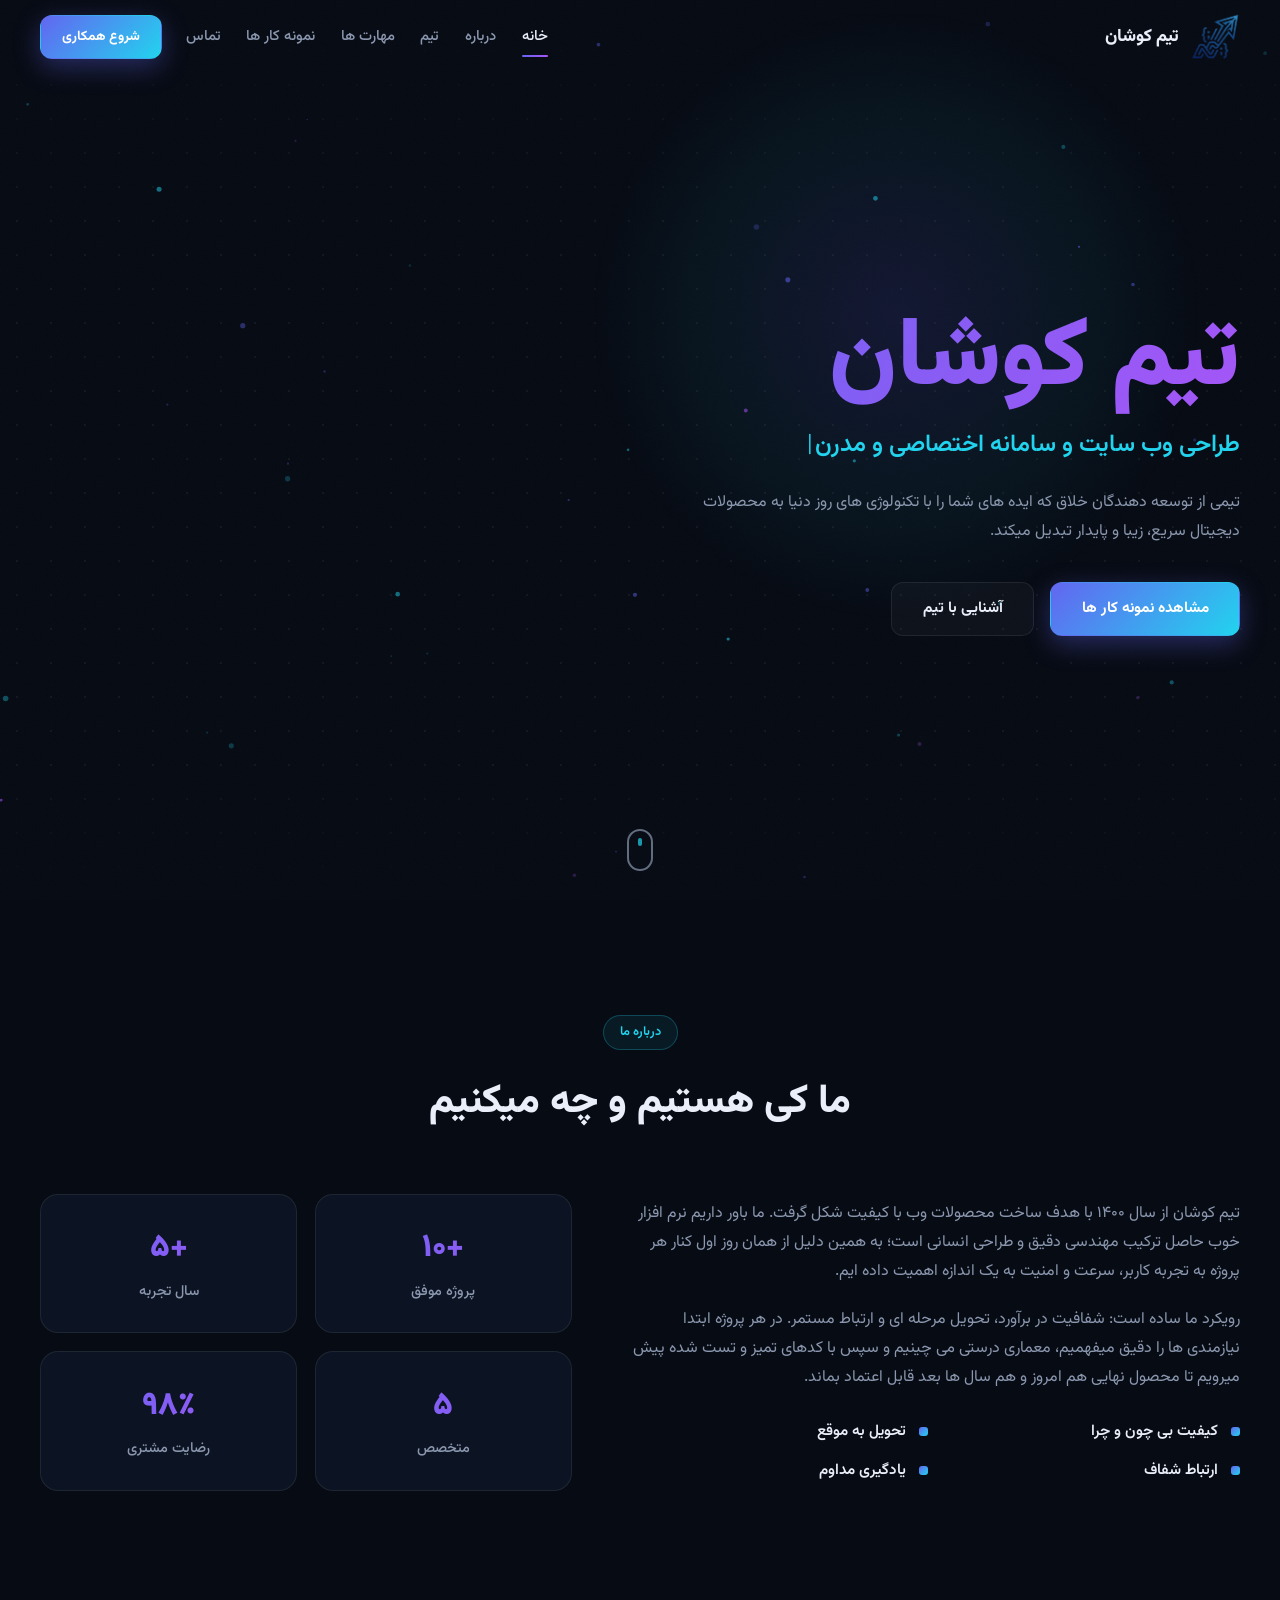
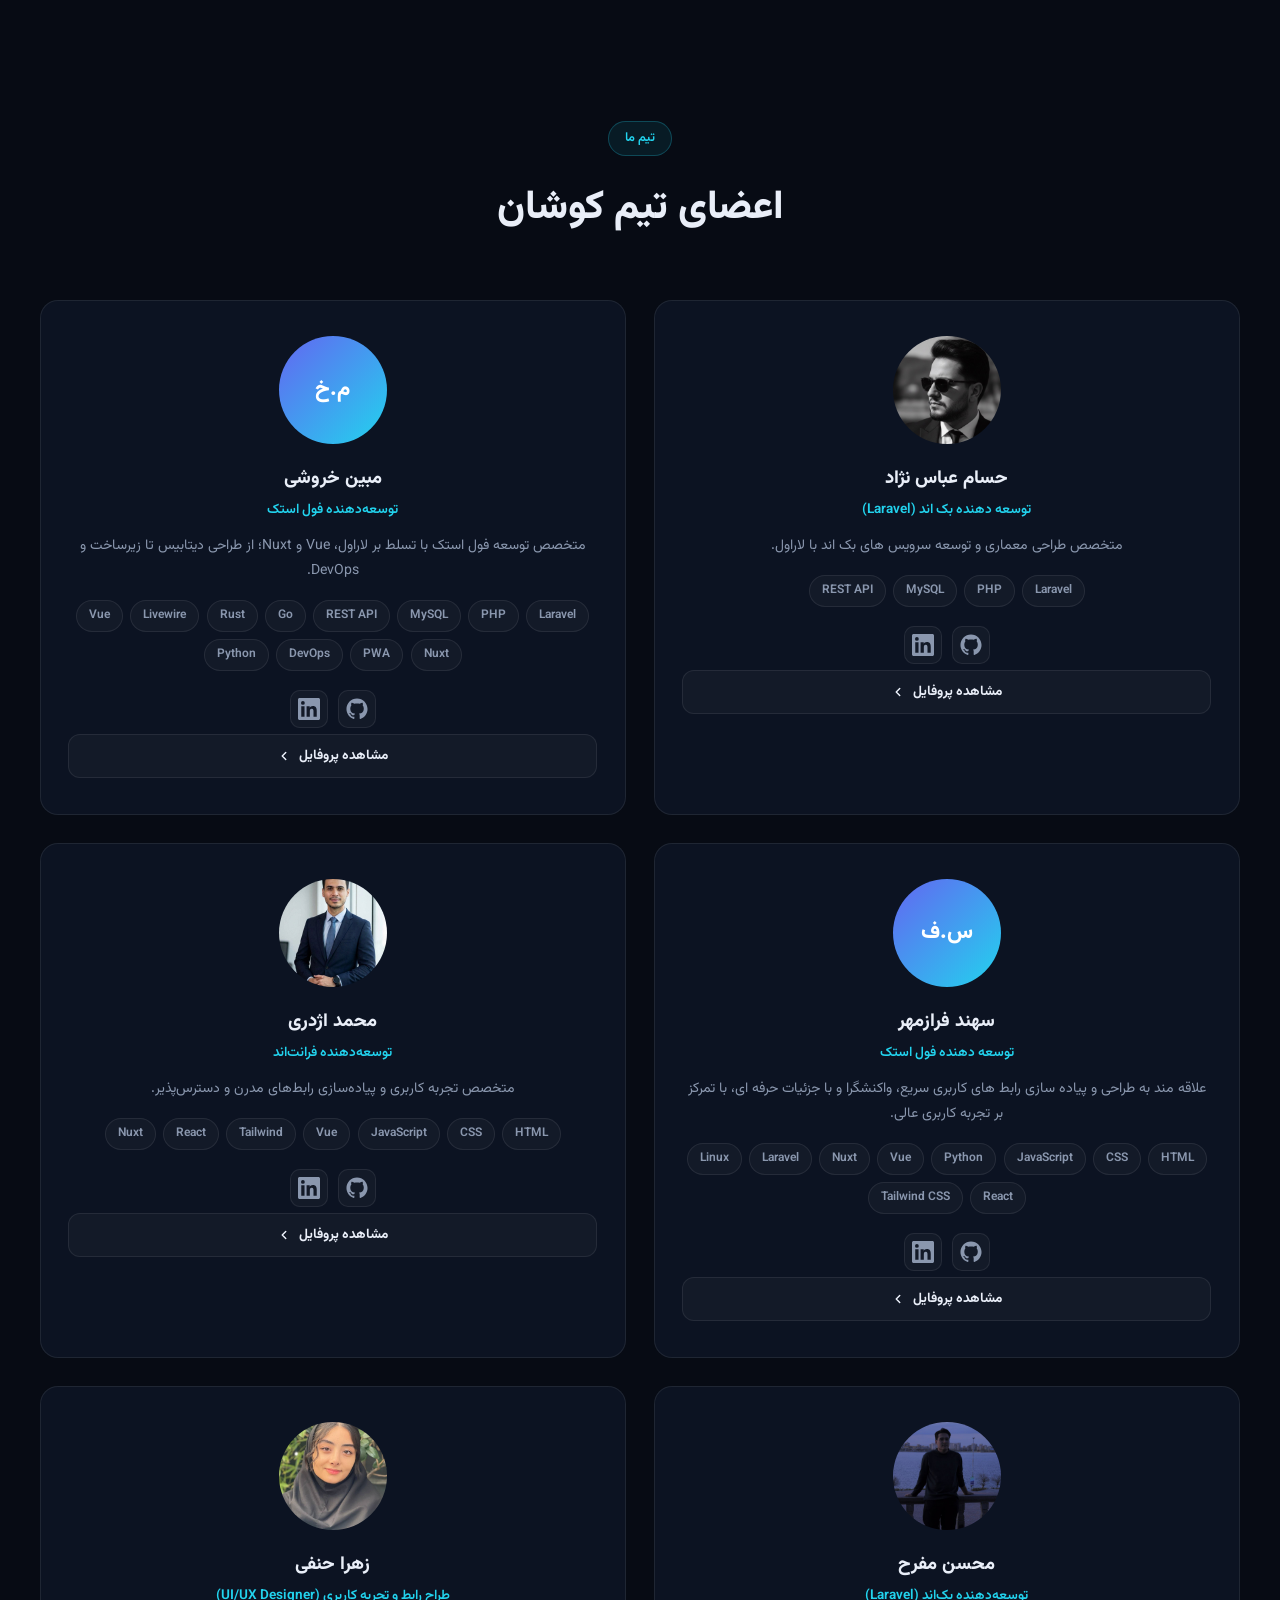
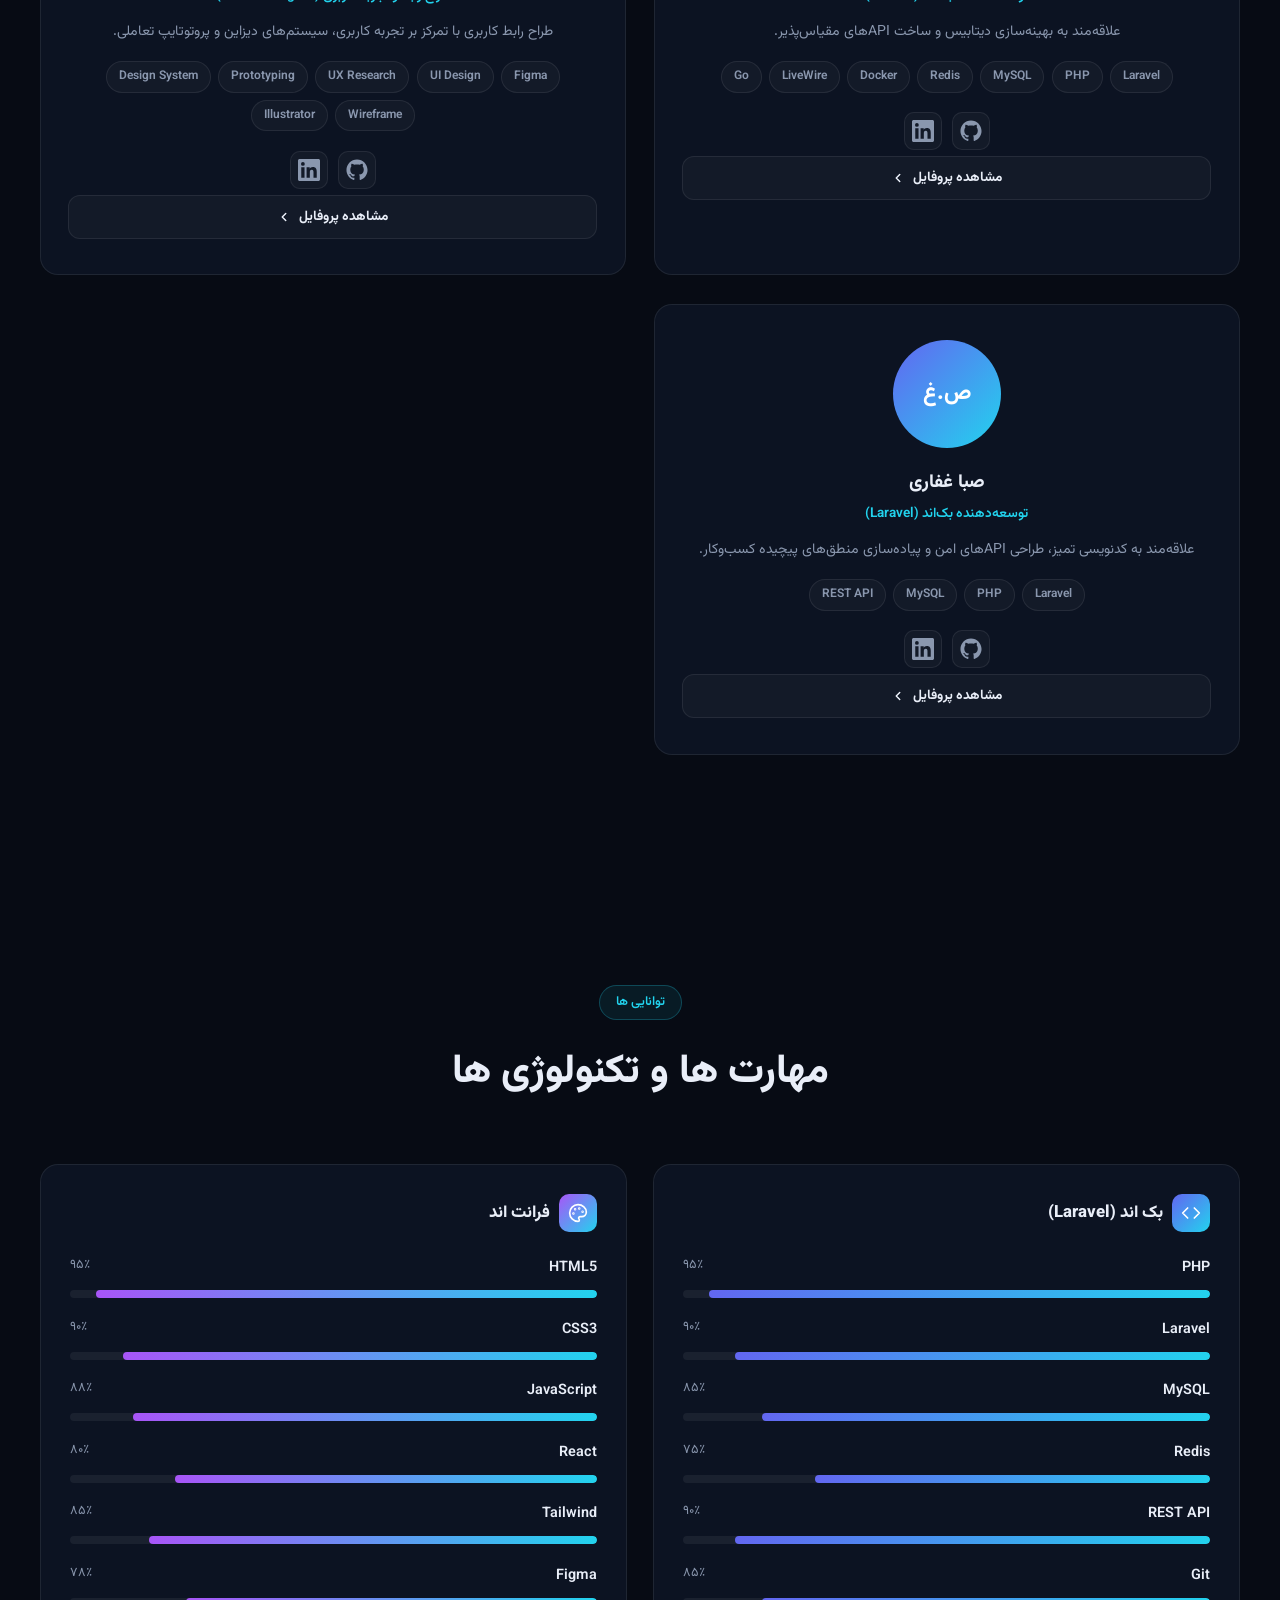
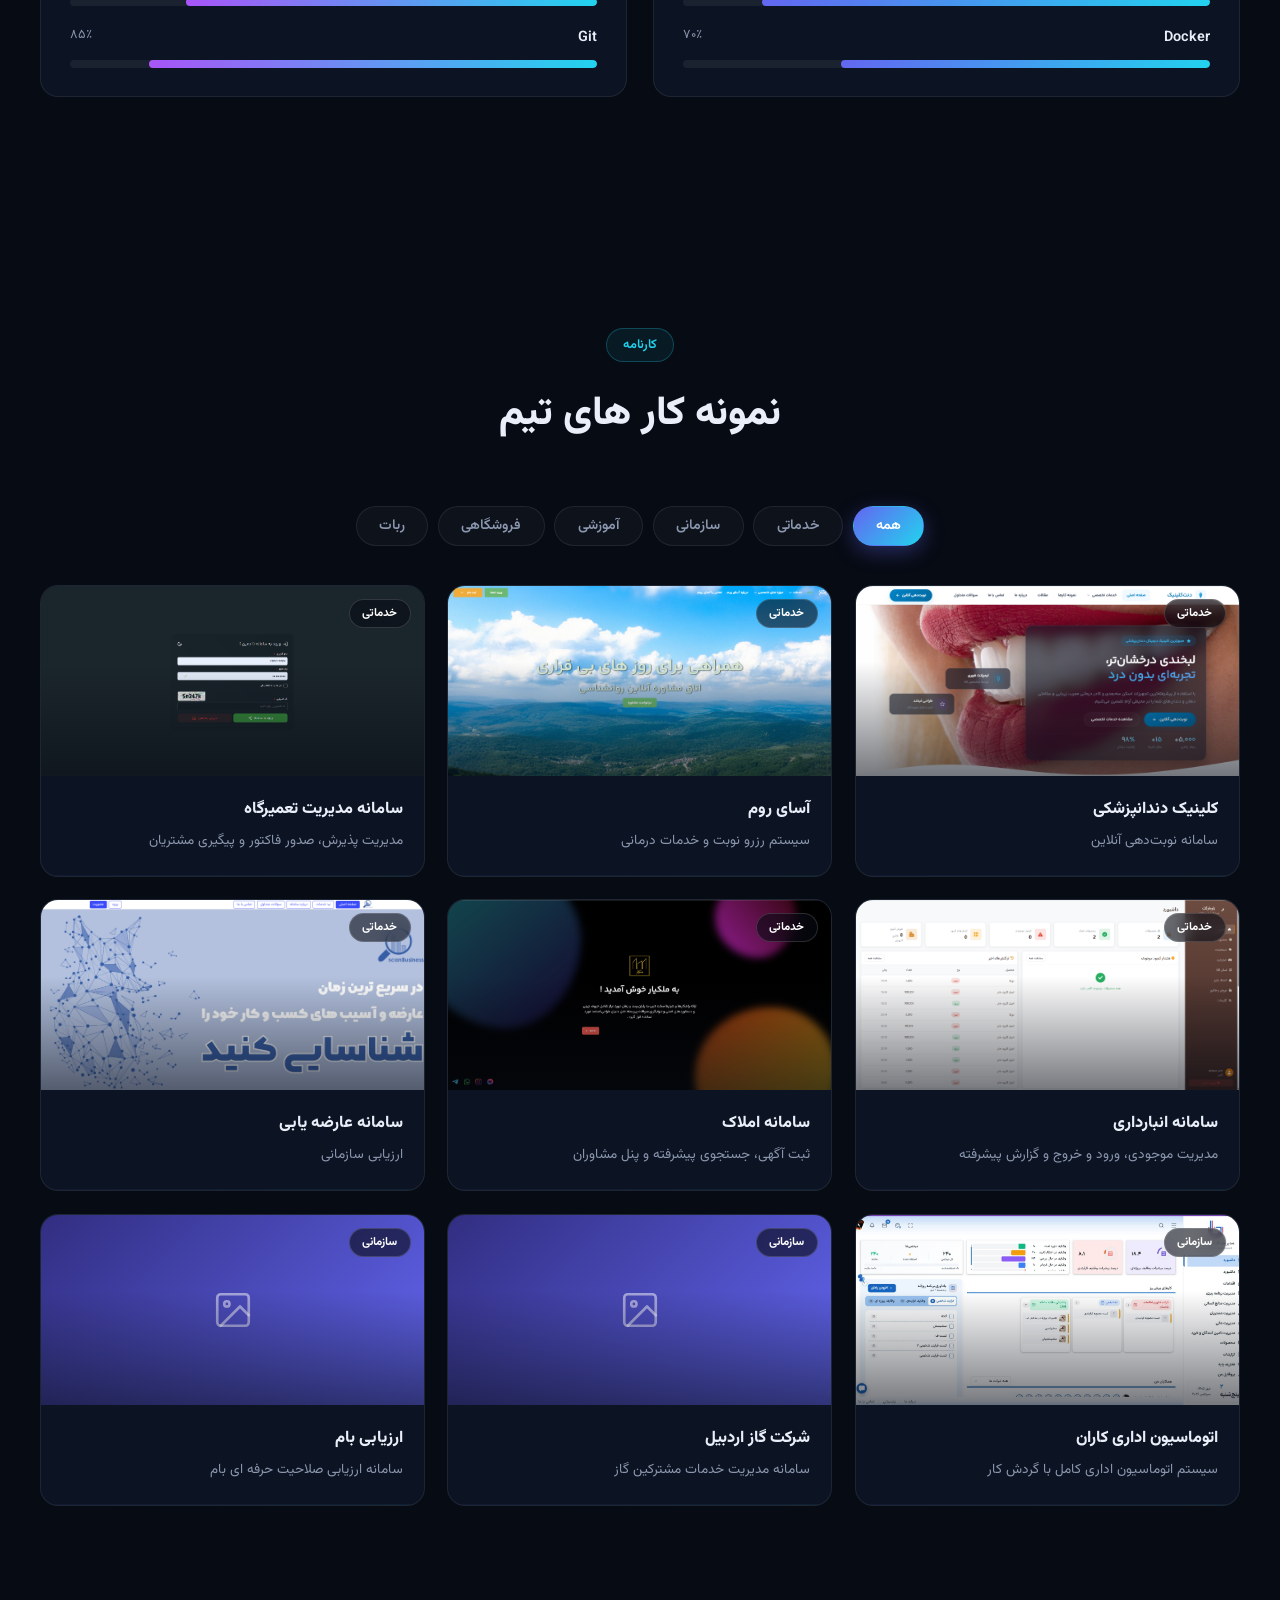
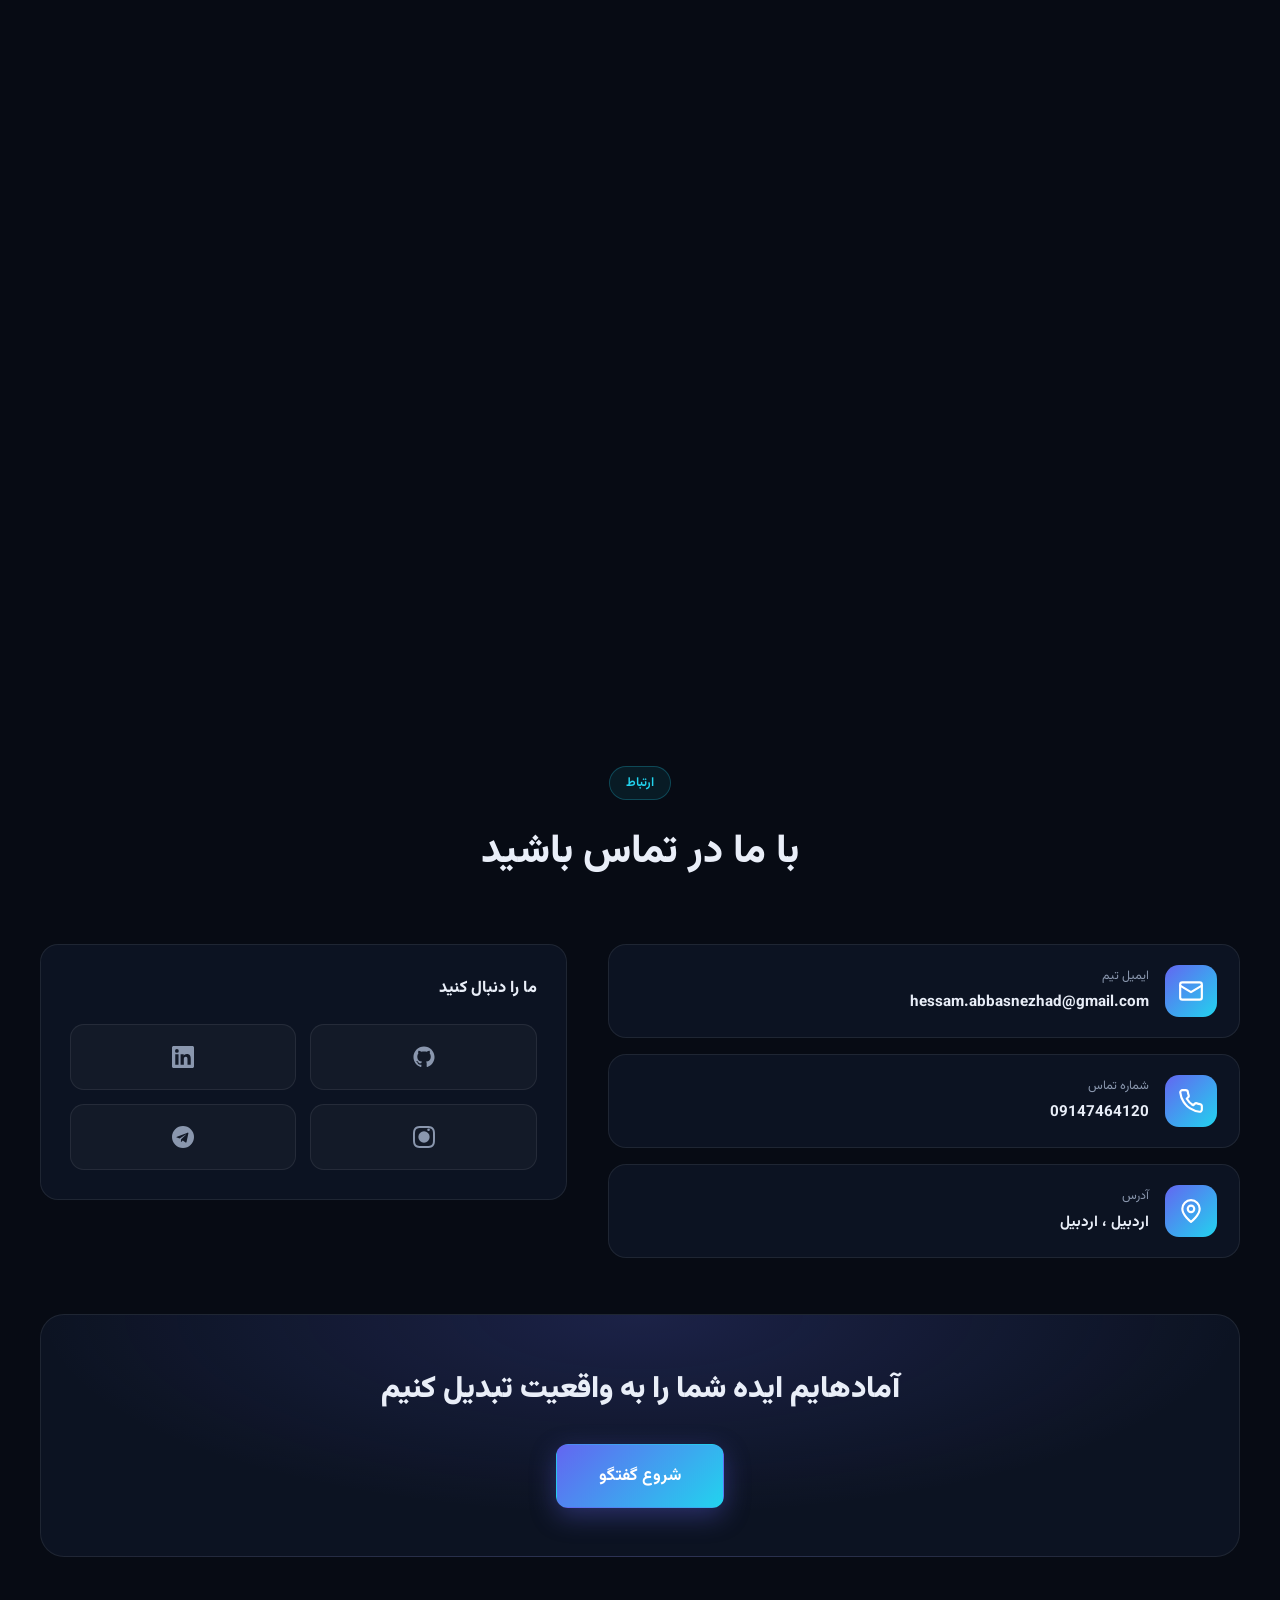
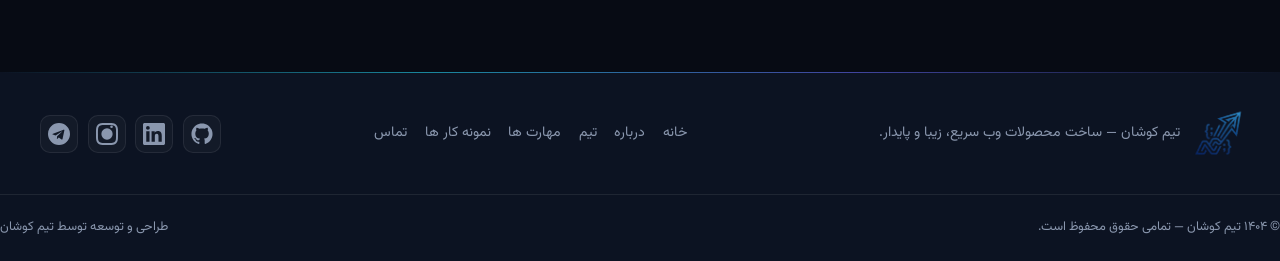
<file: index.html>
<!DOCTYPE html>
<html lang="fa" dir="rtl">
<head>
  <meta charset="UTF-8" />
  <meta name="viewport" content="width=device-width, initial-scale=1.0" />
  <meta name="description" content="تیم کوشان — طراحی و توسعه وب با لاراول و فرانت اند مدرن" />
  <title>تیم کوشان | طراحی و توسعه وب</title>
  <link rel="preconnect" href="https://fonts.googleapis.com" />
  <link rel="preconnect" href="https://fonts.gstatic.com" crossorigin />
  <link href="https://fonts.googleapis.com/css2?family=Vazirmatn:wght@300;400;500;600;700;800;900&display=swap" rel="stylesheet" />
  <link rel="stylesheet" href="style.css" />
</head>
<body>

  <div class="bg-grid" aria-hidden="true"></div>
  <div class="bg-noise" aria-hidden="true"></div>
  <div class="bg-glow" id="bgGlow" aria-hidden="true"></div>

  <header class="navbar" id="navbar">
    <div class="container navbar-inner">
      <a href="#home" class="nav-brand" aria-label="تیم کوشان — خانه">
        <div class="logo-placeholder">
          <img src="image/logo.png" alt="" class="logo">
        </div>
        <span class="nav-brand-name">تیم کوشان</span>
      </a>

      <nav class="nav-links" id="navLinks" aria-label="منوی اصلی">
        <a href="#home" class="nav-link active" data-section="home">خانه</a>
        <a href="#about" class="nav-link" data-section="about">درباره</a>
        <a href="#team" class="nav-link" data-section="team">تیم</a>
        <a href="#skills" class="nav-link" data-section="skills">مهارت ها</a>
        <a href="#portfolio" class="nav-link" data-section="portfolio">نمونه کار ها</a>
        <a href="#contact" class="nav-link" data-section="contact">تماس</a>
      </nav>

      <a href="#contact" class="btn btn-sm btn-primary nav-cta">شروع همکاری</a>

      <button class="hamburger" id="hamburger" aria-label="باز و بسته کردن منو" aria-expanded="false" aria-controls="navLinks">
        <span></span><span></span><span></span>
      </button>
    </div>
  </header>

  <main>
    <!-- ═══ 1) بخش خانه (Hero) ═══ -->
    <section id="home" class="hero section">
      <canvas id="particles" class="hero-particles" aria-hidden="true"></canvas>
      <div class="container hero-inner">
        <div class="hero-content">
          <h1 class="hero-title gradient-text-anim">تیم کوشان</h1>
          <h2 class="hero-subtitle">
            <span id="typedText" aria-label="طراحی وب سایت و سامانه اختصاصی و مدرن"></span><span class="type-cursor">|</span>
          </h2>
          <p class="hero-desc reveal">
            تیمی از توسعه دهندگان خلاق که ایده های شما را با تکنولوژی های روز دنیا
            به محصولات دیجیتال سریع، زیبا و پایدار تبدیل میکند.
          </p>
          <div class="hero-actions reveal">
            <a href="#portfolio" class="btn btn-primary">مشاهده نمونه کار ها</a>
            <a href="#team" class="btn btn-outline">آشنایی با تیم</a>
          </div>
        </div>
      </div>
      <a href="#about" class="scroll-indicator" aria-label="اسکرول به پایین">
        <span class="scroll-mouse"><span class="scroll-wheel"></span></span>
      </a>
    </section>

    <!-- ═══ 2) بخش درباره ═══ -->
    <section id="about" class="section about">
      <div class="container">
        <div class="section-head reveal">
          <span class="section-tag">درباره ما</span>
          <h2 class="section-title">ما کی هستیم و چه میکنیم</h2>
        </div>
        <div class="about-grid">
          <div class="about-text reveal">
            <p>
             تیم کوشان از سال ۱۴۰۰ با هدف ساخت محصولات وب با کیفیت شکل گرفت.
              ما باور داریم نرم افزار خوب حاصل ترکیب مهندسی دقیق و طراحی انسانی است؛
              به همین دلیل از همان روز اول کنار هر پروژه به تجربه کاربر، سرعت و امنیت به یک اندازه اهمیت داده ایم.
            </p>
            <p>
               رویکرد ما ساده است: شفافیت در برآورد، تحویل مرحله ای و ارتباط مستمر.
              در هر پروژه ابتدا نیازمندی ها را دقیق میفهمیم، معماری درستی می چینیم و سپس با
              کدهای تمیز و تست شده پیش میرویم تا محصول نهایی هم امروز و هم سال ها بعد قابل اعتماد بماند.
            </p>
            <ul class="about-values">
              <li>کیفیت بی چون و چرا</li>
              <li>تحویل به موقع</li>
              <li>ارتباط شفاف</li>
              <li>یادگیری مداوم</li>
            </ul>
          </div>
          <!-- ستون آمار با شمارنده -->
          <div class="stats-grid">
            <div class="stat-card reveal">
              <span class="stat-number" data-count="10" data-prefix="+">۰</span>
              <span class="stat-label">پروژه موفق</span>
            </div>
            <div class="stat-card reveal">
              <span class="stat-number" data-count="5" data-prefix="+">۰</span>
              <span class="stat-label">سال تجربه</span>
            </div>
            <div class="stat-card reveal">
              <span class="stat-number" data-count="5">۰</span>
              <span class="stat-label">متخصص</span>
            </div>
            <div class="stat-card reveal">
              <span class="stat-number" data-count="98" data-suffix="٪">۰</span>
              <span class="stat-label">رضایت مشتری</span>
            </div>
          </div>
        </div>
      </div>
    </section>

    <!-- ═══ 3) بخش تیم ═══ -->
    <section id="team" class="section team">
      <div class="container">
        <div class="section-head reveal">
          <span class="section-tag">تیم ما</span>
          <h2 class="section-title">اعضای تیم کوشان</h2>
        </div>
        <div class="team-grid" id="teamGrid"></div>
      </div>
    </section>

    <!-- ═══ 4) بخش مهارتها ═══ -->
    <section id="skills" class="section skills">
      <div class="container">
        <div class="section-head reveal">
          <span class="section-tag">توانایی ها</span>
          <h2 class="section-title">مهارت ها و تکنولوژی ها</h2>
        </div>
        <div class="skills-grid">
          <!-- ستون بکاند -->
          <div class="skill-column reveal" data-skill-group="backend">
            <h3 class="skill-column-title">
              <span class="skill-column-icon"><svg viewBox="0 0 24 24" width="20" height="20" fill="none" stroke="currentColor" stroke-width="2" stroke-linecap="round" stroke-linejoin="round" aria-hidden="true"><path d="m16 18 6-6-6-6M8 6l-6 6 6 6"/></svg></span>
              بک اند (Laravel)
            </h3>
            <!-- هر مهارت: data-percent درصد نهایی نوار -->
            <div class="skill-item">
              <span class="skill-name">PHP</span><span class="skill-percent">۹۵٪</span>
              <div class="skill-bar"><div class="skill-bar-fill" data-percent="95"></div></div>
            </div>
            <div class="skill-item">
              <span class="skill-name">Laravel</span><span class="skill-percent">۹۰٪</span>
              <div class="skill-bar"><div class="skill-bar-fill" data-percent="90"></div></div>
            </div>
            <div class="skill-item">
              <span class="skill-name">MySQL</span><span class="skill-percent">۸۵٪</span>
              <div class="skill-bar"><div class="skill-bar-fill" data-percent="85"></div></div>
            </div>
            <div class="skill-item">
              <span class="skill-name">Redis</span><span class="skill-percent">۷۵٪</span>
              <div class="skill-bar"><div class="skill-bar-fill" data-percent="75"></div></div>
            </div>
            <div class="skill-item">
              <span class="skill-name">REST API</span><span class="skill-percent">۹۰٪</span>
              <div class="skill-bar"><div class="skill-bar-fill" data-percent="90"></div></div>
            </div>
            <div class="skill-item">
              <span class="skill-name">Git</span><span class="skill-percent">۸۵٪</span>
              <div class="skill-bar"><div class="skill-bar-fill" data-percent="85"></div></div>
            </div>
            <div class="skill-item">
              <span class="skill-name">Docker</span><span class="skill-percent">۷۰٪</span>
              <div class="skill-bar"><div class="skill-bar-fill" data-percent="70"></div></div>
            </div>
          </div>
          <!-- ستون فرانتاند -->
          <div class="skill-column reveal" data-skill-group="frontend">
            <h3 class="skill-column-title">
              <span class="skill-column-icon"><svg viewBox="0 0 24 24" width="20" height="20" fill="none" stroke="currentColor" stroke-width="2" stroke-linecap="round" stroke-linejoin="round" aria-hidden="true"><circle cx="13.5" cy="6.5" r=".5"/><circle cx="17.5" cy="10.5" r=".5"/><circle cx="8.5" cy="7.5" r=".5"/><circle cx="6.5" cy="12.5" r=".5"/><path d="M12 2C6.5 2 2 6.5 2 12s4.5 10 10 10c.926 0 1.648-.746 1.648-1.688 0-.437-.18-.835-.437-1.125-.29-.289-.438-.652-.438-1.125a1.64 1.64 0 0 1 1.668-1.668h1.996c3.051 0 5.555-2.503 5.555-5.554C21.965 6.012 17.461 2 12 2z"/></svg></span>
              فرانت اند
            </h3>
            <div class="skill-item">
              <span class="skill-name">HTML5</span><span class="skill-percent">۹۵٪</span>
              <div class="skill-bar"><div class="skill-bar-fill" data-percent="95"></div></div>
            </div>
            <div class="skill-item">
              <span class="skill-name">CSS3</span><span class="skill-percent">۹۰٪</span>
              <div class="skill-bar"><div class="skill-bar-fill" data-percent="90"></div></div>
            </div>
            <div class="skill-item">
              <span class="skill-name">JavaScript</span><span class="skill-percent">۸۸٪</span>
              <div class="skill-bar"><div class="skill-bar-fill" data-percent="88"></div></div>
            </div>
            <div class="skill-item">
              <span class="skill-name">React</span><span class="skill-percent">۸۰٪</span>
              <div class="skill-bar"><div class="skill-bar-fill" data-percent="80"></div></div>
            </div>
            <div class="skill-item">
              <span class="skill-name">Tailwind</span><span class="skill-percent">۸۵٪</span>
              <div class="skill-bar"><div class="skill-bar-fill" data-percent="85"></div></div>
            </div>
            <div class="skill-item">
              <span class="skill-name">Figma</span><span class="skill-percent">۷۸٪</span>
              <div class="skill-bar"><div class="skill-bar-fill" data-percent="78"></div></div>
            </div>
            <div class="skill-item">
              <span class="skill-name">Git</span><span class="skill-percent">۸۵٪</span>
              <div class="skill-bar"><div class="skill-bar-fill" data-percent="85"></div></div>
            </div>
          </div>
        </div>
      </div>
    </section>

    <!-- ═══ 5) بخش نمونهکارها ═══ -->
    <section id="portfolio" class="section portfolio">
      <div class="container">
        <div class="section-head reveal">
          <span class="section-tag">کارنامه</span>
          <h2 class="section-title">نمونه کار های تیم</h2>
        </div>
        <!-- فیلترها -->
    <div class="portfolio-filters reveal" role="tablist" aria-label="فیلتر نمونه کار ها">
  <button class="filter-btn active" data-filter="all">همه</button>
  <button class="filter-btn" data-filter="services">خدماتی</button>
  <button class="filter-btn" data-filter="organizational">سازمانی</button>
  <button class="filter-btn" data-filter="educational">آموزشی</button>
  <button class="filter-btn" data-filter="ecommerce">فروشگاهی</button>
  <button class="filter-btn" data-filter="bot">ربات</button>
</div>
        <!-- گرید پروژهها از data.js توسط script.js رندر میشود؛ data-category برای فیلتر -->
        <div class="portfolio-grid" id="portfolioGrid"></div>
      </div>
    </section>

    <!-- ═══ 6) بخش تماس ═══ -->
    <section id="contact" class="section contact">
      <div class="container">
        <div class="section-head reveal">
          <span class="section-tag">ارتباط</span>
          <h2 class="section-title">با ما در تماس باشید</h2>
        </div>
        <div class="contact-grid">
          <!-- ستون اطلاعات تماس -->
          <div class="contact-cards">
            <div class="contact-card reveal">
              <span class="contact-icon"><svg viewBox="0 0 24 24" width="26" height="26" fill="none" stroke="currentColor" stroke-width="2" stroke-linecap="round" stroke-linejoin="round" aria-hidden="true"><rect x="2" y="4" width="20" height="16" rx="2"/><path d="m22 7-10 6L2 7"/></svg></span>
              <div>
                <span class="contact-label">ایمیل تیم</span>
                <a href="mailto:info@koushan-team.ir" class="contact-value">hessam.abbasnezhad@gmail.com</a>
              </div>
            </div>
            <div class="contact-card reveal">
              <span class="contact-icon"><svg viewBox="0 0 24 24" width="26" height="26" fill="none" stroke="currentColor" stroke-width="2" stroke-linecap="round" stroke-linejoin="round" aria-hidden="true"><path d="M22 16.92v3a2 2 0 0 1-2.18 2 19.79 19.79 0 0 1-8.63-3.07 19.5 19.5 0 0 1-6-6 19.79 19.79 0 0 1-3.07-8.67A2 2 0 0 1 4.11 2h3a2 2 0 0 1 2 1.72 12.84 12.84 0 0 0 .7 2.81 2 2 0 0 1-.45 2.11L8.09 9.91a16 16 0 0 0 6 6l1.27-1.27a2 2 0 0 1 2.11-.45 12.84 12.84 0 0 0 2.81.7A2 2 0 0 1 22 16.92z"/></svg></span>
              <div>
                <span class="contact-label">شماره تماس</span>
                <a href="tel:+989120000000" class="contact-value" dir="ltr">09147464120</a>
              </div>
            </div>
            <div class="contact-card reveal">
              <span class="contact-icon"><svg viewBox="0 0 24 24" width="26" height="26" fill="none" stroke="currentColor" stroke-width="2" stroke-linecap="round" stroke-linejoin="round" aria-hidden="true"><path d="M20 10c0 6-8 12-8 12s-8-6-8-12a8 8 0 0 1 16 0z"/><circle cx="12" cy="10" r="3"/></svg></span>
              <div>
                <span class="contact-label">آدرس</span>
                <span class="contact-value">اردبیل ، اردبیل</span>
              </div>
            </div>
          </div>
          <!-- ستون شبکههای اجتماعی -->
          <div class="contact-socials reveal">
            <h3 class="contact-socials-title">ما را دنبال کنید</h3>
            <div class="social-grid">
              <a href="#" class="social-big" data-social="github">
                <svg viewBox="0 0 24 24" width="22" height="22" fill="currentColor" aria-hidden="true"><path d="M12 .5C5.65.5.5 5.65.5 12c0 5.08 3.29 9.39 7.86 10.91.58.1.79-.25.79-.56 0-.28-.01-1.02-.02-2-3.2.7-3.88-1.54-3.88-1.54-.53-1.34-1.28-1.7-1.28-1.7-1.05-.72.08-.7.08-.7 1.16.08 1.77 1.19 1.77 1.19 1.03 1.77 2.7 1.26 3.36.96.1-.75.4-1.26.73-1.55-2.55-.29-5.23-1.28-5.23-5.68 0-1.26.45-2.28 1.19-3.09-.12-.29-.52-1.46.11-3.05 0 0 .97-.31 3.18 1.18.92-.26 1.91-.38 2.89-.39.98.01 1.97.13 2.89.39 2.2-1.49 3.17-1.18 3.17-1.18.63 1.59.23 2.76.11 3.05.74.81 1.19 1.83 1.19 3.09 0 4.41-2.69 5.38-5.25 5.67.41.35.78 1.05.78 2.12 0 1.53-.01 2.76-.01 3.14 0 .31.21.66.8.55C20.21 21.39 23.5 17.08 23.5 12 23.5 5.65 18.35.5 12 .5z"/></svg><span class="tooltip">گیتهاب</span>
              </a>
              <a href="#" class="social-big" data-social="linkedin">
                <svg viewBox="0 0 24 24" width="22" height="22" fill="currentColor" aria-hidden="true"><path d="M20.45 20.45h-3.55v-5.57c0-1.33-.03-3.04-1.85-3.04-1.85 0-2.14 1.45-2.14 2.94v5.67H9.36V9h3.41v1.56h.05c.47-.9 1.63-1.85 3.36-1.85 3.6 0 4.27 2.37 4.27 5.45v6.29zM5.34 7.43a2.06 2.06 0 1 1 0-4.12 2.06 2.06 0 0 1 0 4.12zM7.12 20.45H3.56V9h3.56v11.45zM22.22 0H1.77C.79 0 0 .77 0 1.72v20.55C0 23.23.79 24 1.77 24h20.45c.98 0 1.78-.77 1.78-1.73V1.72C24 .77 23.2 0 22.22 0z"/></svg><span class="tooltip">لینکدین</span>
              </a>
              <a href="#" class="social-big" data-social="instagram">
                <svg viewBox="0 0 24 24" width="22" height="22" fill="currentColor" aria-hidden="true"><path d="M12 2.16c3.2 0 3.58.01 4.85.07 1.17.05 1.8.25 2.23.41.56.22.96.48 1.38.9.42.42.68.82.9 1.38.16.42.36 1.06.41 2.23.06 1.27.07 1.65.07 4.85s-.01 3.58-.07 4.85c-.05 1.17-.25 1.8-.41 2.23-.22.56-.48.96-.9 1.38-.42.42-.82.68-1.38.9-.42.16-1.06.36-2.23.41-1.27.06-1.65.07-4.85.07s-3.58-.01-4.85-.07c-1.17-.05-1.8-.25-2.23-.41a3.72 3.72 0 0 1-1.38-.9 3.72 3.72 0 0 1-.9-1.38c-.16-.42-.36-1.06-.41-2.23C2.17 15.58 2.16 15.2 2.16 12s.01-3.58.07-4.85c.05-1.17.25-1.8.41-2.23.22-.56.48-.96.9-1.38.42-.42.82-.68 1.38-.9.42-.16 1.06-.36 2.23-.41C8.42 2.17 8.8 2.16 12 2.16M12 0C8.74 0 8.33.01 7.05.07 5.78.13 4.9.33 4.14.63c-.79.3-1.46.72-2.13 1.38A6.26 6.26 0 0 0 .63 4.14C.33 4.9.13 5.78.07 7.05.01 8.33 0 8.74 0 12s.01 3.67.07 4.95c.06 1.27.26 2.15.56 2.91.3.79.72 1.46 1.38 2.13a6.26 6.26 0 0 0 2.13 1.38c.76.3 1.64.5 2.91.56 1.28.06 1.69.07 4.95.07s3.67-.01 4.95-.07c1.27-.06 2.15-.26 2.91-.56a6.26 6.26 0 0 0 2.13-1.38 6.26 6.26 0 0 0 1.38-2.13c.3-.76.5-1.64.56-2.91.06-1.28.07-1.69.07-4.95s-.01-3.67-.07-4.95c-.06-1.27-.26-2.15-.56-2.91a6.26 6.26 0 0 0-1.38-2.13A6.26 6.26 0 0 0 19.86.63c-.76-.3-1.64-.5-2.91-.56C15.67.01 15.26 0 12 0zm0 5.84A6.16 6.16 0 1 1 5.84 12 6.16 6.16 0 0 1 12 5.84zm0 10.15A4 4 0 1 1 16 12a4 4 0 0 1-4 3.99zm6.4-11.85a1.44 1.44 0 1 1-1.44-1.44 1.44 1.44 0 0 1 1.44 1.44z"/></svg><span class="tooltip">اینستاگرام</span>
              </a>
              <a href="#" class="social-big" data-social="telegram">
                <svg viewBox="0 0 24 24" width="22" height="22" fill="currentColor" aria-hidden="true"><path d="M11.94 0A12 12 0 1 0 24 12 12 12 0 0 0 11.94 0zm5.89 8.16-1.97 9.3c-.15.66-.54.82-1.09.51l-3-2.21-1.45 1.4c-.16.16-.3.3-.6.3l.21-3.05 5.56-5.02c.24-.21-.05-.33-.37-.12l-6.87 4.33-2.96-.93c-.64-.2-.66-.64.14-.95l11.57-4.46c.54-.2 1.01.12.83.9z"/></svg><span class="tooltip">تلگرام</span>
              </a>
            </div>
          </div>
        </div>
        <!-- CTA بزرگ -->
        <div class="big-cta reveal">
          <h3 class="big-cta-title">آمادهایم ایده شما را به واقعیت تبدیل کنیم</h3>
          <a href="mailto:info@koushan-team.ir" class="btn btn-primary btn-lg">شروع گفتگو</a>
        </div>
      </div>
    </section>
  </main>

  <!-- ═══ فوتر ═══ -->
  <footer class="footer">
    <div class="footer-divider" aria-hidden="true"></div>
    <div class="container footer-grid">
      <div class="footer-brand">
        <div class="logo-placeholder">
           <div class="logo-placeholder">
          <img src="image/logo.png" alt="" class="logo">
        </div>
        </div>
        <p>تیم کوشان — ساخت محصولات وب سریع، زیبا و پایدار.</p>
      </div>
      <nav class="footer-links" aria-label="لینکهای سریع">
        <a href="#home">خانه</a>
        <a href="#about">درباره</a>
        <a href="#team">تیم</a>
        <a href="#skills">مهارت ها</a>
        <a href="#portfolio">نمونه کار ها</a>
        <a href="#contact">تماس</a>
      </nav>
      <div class="footer-socials">
        <a href="#" class="social-icon" data-social="github" aria-label="گیت هاب"><svg viewBox="0 0 24 24" width="22" height="22" fill="currentColor" aria-hidden="true"><path d="M12 .5C5.65.5.5 5.65.5 12c0 5.08 3.29 9.39 7.86 10.91.58.1.79-.25.79-.56 0-.28-.01-1.02-.02-2-3.2.7-3.88-1.54-3.88-1.54-.53-1.34-1.28-1.7-1.28-1.7-1.05-.72.08-.7.08-.7 1.16.08 1.77 1.19 1.77 1.19 1.03 1.77 2.7 1.26 3.36.96.1-.75.4-1.26.73-1.55-2.55-.29-5.23-1.28-5.23-5.68 0-1.26.45-2.28 1.19-3.09-.12-.29-.52-1.46.11-3.05 0 0 .97-.31 3.18 1.18.92-.26 1.91-.38 2.89-.39.98.01 1.97.13 2.89.39 2.2-1.49 3.17-1.18 3.17-1.18.63 1.59.23 2.76.11 3.05.74.81 1.19 1.83 1.19 3.09 0 4.41-2.69 5.38-5.25 5.67.41.35.78 1.05.78 2.12 0 1.53-.01 2.76-.01 3.14 0 .31.21.66.8.55C20.21 21.39 23.5 17.08 23.5 12 23.5 5.65 18.35.5 12 .5z"/></svg></a>
        <a href="#" class="social-icon" data-social="linkedin" aria-label="لینکدین"><svg viewBox="0 0 24 24" width="22" height="22" fill="currentColor" aria-hidden="true"><path d="M20.45 20.45h-3.55v-5.57c0-1.33-.03-3.04-1.85-3.04-1.85 0-2.14 1.45-2.14 2.94v5.67H9.36V9h3.41v1.56h.05c.47-.9 1.63-1.85 3.36-1.85 3.6 0 4.27 2.37 4.27 5.45v6.29zM5.34 7.43a2.06 2.06 0 1 1 0-4.12 2.06 2.06 0 0 1 0 4.12zM7.12 20.45H3.56V9h3.56v11.45zM22.22 0H1.77C.79 0 0 .77 0 1.72v20.55C0 23.23.79 24 1.77 24h20.45c.98 0 1.78-.77 1.78-1.73V1.72C24 .77 23.2 0 22.22 0z"/></svg></a>
        <a href="#" class="social-icon" data-social="instagram" aria-label="اینستاگرام"><svg viewBox="0 0 24 24" width="22" height="22" fill="currentColor" aria-hidden="true"><path d="M12 2.16c3.2 0 3.58.01 4.85.07 1.17.05 1.8.25 2.23.41.56.22.96.48 1.38.9.42.42.68.82.9 1.38.16.42.36 1.06.41 2.23.06 1.27.07 1.65.07 4.85s-.01 3.58-.07 4.85c-.05 1.17-.25 1.8-.41 2.23-.22.56-.48.96-.9 1.38-.42.42-.82.68-1.38.9-.42.16-1.06.36-2.23.41-1.27.06-1.65.07-4.85.07s-3.58-.01-4.85-.07c-1.17-.05-1.8-.25-2.23-.41a3.72 3.72 0 0 1-1.38-.9 3.72 3.72 0 0 1-.9-1.38c-.16-.42-.36-1.06-.41-2.23C2.17 15.58 2.16 15.2 2.16 12s.01-3.58.07-4.85c.05-1.17.25-1.8.41-2.23.22-.56.48-.96.9-1.38.42-.42.82-.68 1.38-.9.42-.16 1.06-.36 2.23-.41C8.42 2.17 8.8 2.16 12 2.16M12 0C8.74 0 8.33.01 7.05.07 5.78.13 4.9.33 4.14.63c-.79.3-1.46.72-2.13 1.38A6.26 6.26 0 0 0 .63 4.14C.33 4.9.13 5.78.07 7.05.01 8.33 0 8.74 0 12s.01 3.67.07 4.95c.06 1.27.26 2.15.56 2.91.3.79.72 1.46 1.38 2.13a6.26 6.26 0 0 0 2.13 1.38c.76.3 1.64.5 2.91.56 1.28.06 1.69.07 4.95.07s3.67-.01 4.95-.07c1.27-.06 2.15-.26 2.91-.56a6.26 6.26 0 0 0 2.13-1.38 6.26 6.26 0 0 0 1.38-2.13c.3-.76.5-1.64.56-2.91.06-1.28.07-1.69.07-4.95s-.01-3.67-.07-4.95c-.06-1.27-.26-2.15-.56-2.91a6.26 6.26 0 0 0-1.38-2.13A6.26 6.26 0 0 0 19.86.63c-.76-.3-1.64-.5-2.91-.56C15.67.01 15.26 0 12 0zm0 5.84A6.16 6.16 0 1 1 5.84 12 6.16 6.16 0 0 1 12 5.84zm0 10.15A4 4 0 1 1 16 12a4 4 0 0 1-4 3.99zm6.4-11.85a1.44 1.44 0 1 1-1.44-1.44 1.44 1.44 0 0 1 1.44 1.44z"/></svg></a>
        <a href="#" class="social-icon" data-social="telegram" aria-label="تلگرام"><svg viewBox="0 0 24 24" width="22" height="22" fill="currentColor" aria-hidden="true"><path d="M11.94 0A12 12 0 1 0 24 12 12 12 0 0 0 11.94 0zm5.89 8.16-1.97 9.3c-.15.66-.54.82-1.09.51l-3-2.21-1.45 1.4c-.16.16-.3.3-.6.3l.21-3.05 5.56-5.02c.24-.21-.05-.33-.37-.12l-6.87 4.33-2.96-.93c-.64-.2-.66-.64.14-.95l11.57-4.46c.54-.2 1.01.12.83.9z"/></svg></a>
      </div>
    </div>
    <div class="footer-bottom">
      <p>© ۱۴۰۴ تیم کوشان — تمامی حقوق محفوظ است.</p>
      <p>طراحی و توسعه توسط تیم کوشان</p>
    </div>
  </footer>

  <!-- ═══ مودال لایتباکس نمونهکار ═══ -->
  <div class="lightbox" id="lightbox" role="dialog" aria-modal="true" aria-labelledby="lightboxTitle" hidden>
    <div class="lightbox-backdrop" data-lightbox-close></div>
    <div class="lightbox-card">
      <button class="lightbox-close" data-lightbox-close aria-label="بستن"><svg viewBox="0 0 24 24" width="20" height="20" fill="none" stroke="currentColor" stroke-width="2" stroke-linecap="round" aria-hidden="true"><path d="M18 6 6 18M6 6l12 12"/></svg></button>
      <div class="lightbox-thumb" id="lightboxThumb"><svg viewBox="0 0 24 24" width="42" height="42" fill="none" stroke="currentColor" stroke-width="1.5" stroke-linecap="round" stroke-linejoin="round" aria-hidden="true"><rect x="3" y="3" width="18" height="18" rx="2"/><circle cx="8.5" cy="8.5" r="1.5"/><path d="m21 15-5-5L5 21"/></svg></div>
      <div class="lightbox-body">
        <span class="portfolio-tag" id="lightboxTag"></span>
        <h3 id="lightboxTitle"></h3>
        <p id="lightboxDesc"></p>
        <a href="#" class="btn btn-primary btn-sm" id="lightboxLink" target="_blank" rel="noopener">مشاهده پروژه</a>
      </div>
    </div>
  </div>

  <script src="data.js"></script>
  <script src="script.js"></script>
</body>
</html>
</file>
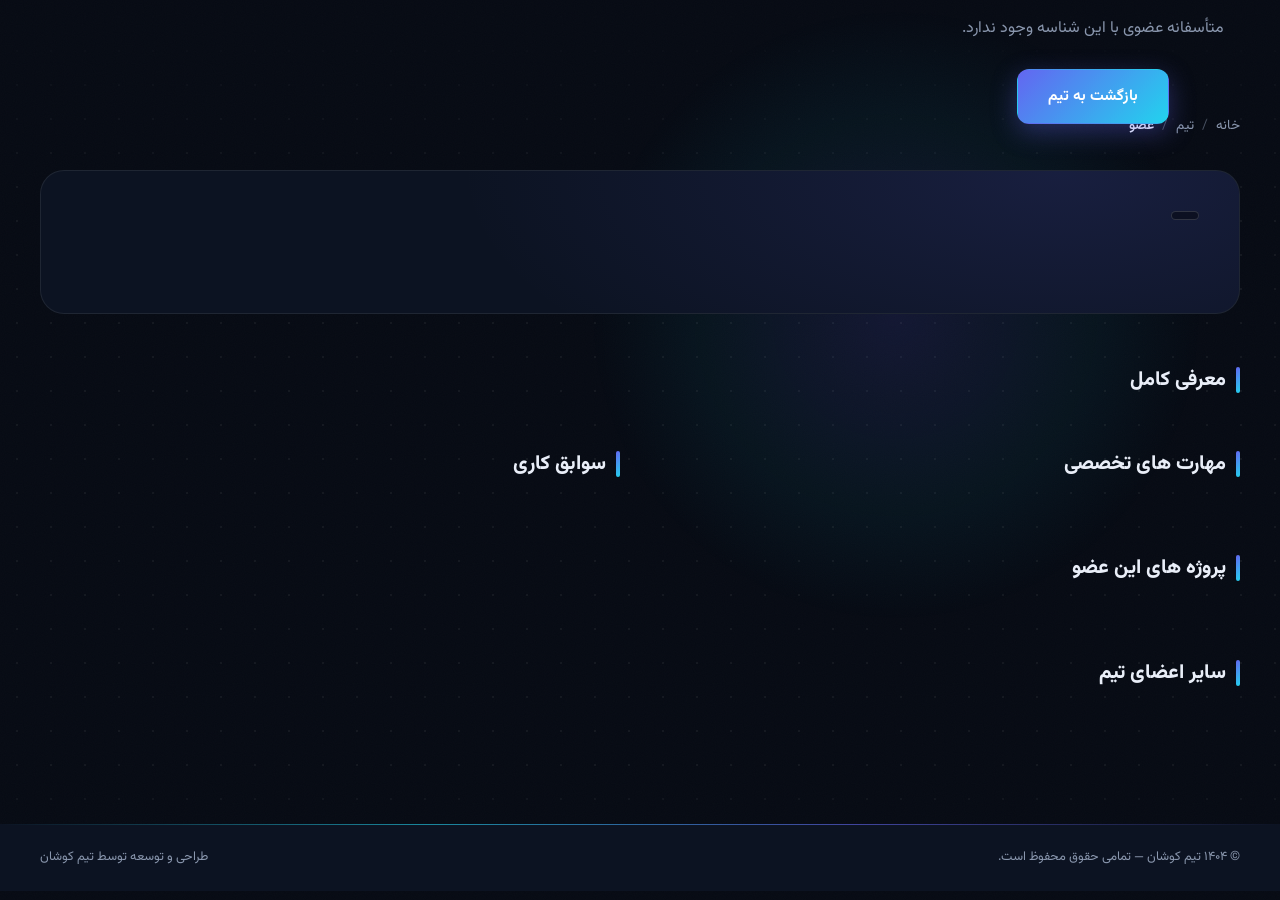
<file: member.html>
<!DOCTYPE html>
<html lang="fa" dir="rtl">
<head>
  <meta charset="UTF-8" />
  <meta name="viewport" content="width=device-width, initial-scale=1.0" />
  <meta name="description" content="پروفایل کامل عضو تیم کوشان" />
  <title>پروفایل عضو | تیم کوشان</title>
  <link rel="preconnect" href="https://fonts.googleapis.com" />
  <link rel="preconnect" href="https://fonts.gstatic.com" crossorigin />
  <link href="https://fonts.googleapis.com/css2?family=Vazirmatn:wght@300;400;500;600;700;800;900&display=swap" rel="stylesheet" />
  <link rel="stylesheet" href="style.css" />
  <link rel="stylesheet" href="detail.css" />
</head>
<body class="detail-page">

  <div class="bg-grid" aria-hidden="true"></div>
  <div class="bg-noise" aria-hidden="true"></div>
  <div class="bg-glow" id="bgGlow" aria-hidden="true"></div>

  <!-- ═══ ناوبری ═══ -->
  <header class="navbar scrolled" id="navbar">
    <div class="container navbar-inner">
      <a href="index.html" class="nav-brand" aria-label="تیم کوشان — خانه">
        <div class="logo-placeholder">
          <img src="image/logo.png" alt="" class="logo">
        </div>
        <span class="nav-brand-name">تیم کوشان</span>
      </a>
      <nav class="nav-links" id="navLinks" aria-label="منوی اصلی">
        <a href="index.html" class="nav-link">بازگشت به خانه</a>
        <a href="index.html#team" class="nav-link">اعضای تیم</a>
        <a href="index.html#contact" class="nav-link">تماس</a>
      </nav>
      <a href="index.html#contact" class="btn btn-sm btn-primary nav-cta">شروع همکاری</a>
      <button class="hamburger" id="hamburger" aria-label="باز و بسته کردن منو" aria-expanded="false" aria-controls="navLinks">
        <span></span><span></span><span></span>
      </button>
    </div>
  </header>

  <main class="detail-main">
    <!-- محتوای داینامیک توسط detail.js از data.js پر میشود -->
    <div class="container">
      <nav class="breadcrumb reveal" aria-label="مسیر صفحه">
        <a href="index.html">خانه</a>
        <span class="breadcrumb-sep">/</span>
        <a href="index.html#team">تیم</a>
        <span class="breadcrumb-sep">/</span>
        <span id="breadcrumbTitle">عضو</span>
      </nav>

      <!-- سربرگ پروفایل -->
      <div class="detail-hero member-hero reveal">
        <div class="detail-hero-info">
          <span class="portfolio-tag" id="memberRoleTag"></span>
          <h1 class="detail-title" id="memberName"></h1>
          <p class="detail-subtitle" id="memberRole"></p>
          <div class="member-socials" id="memberSocials">
            <!-- لینکهای اجتماعی از data.js تزریق میشوند -->
          </div>
        </div>
        <div class="member-hero-avatar" id="memberAvatarWrap">
          <!-- آواتار از data.js تزریق میشود -->
        </div>
      </div>

      <!-- معرفی کامل -->
      <section class="detail-section reveal">
        <h2 class="detail-section-title">معرفی کامل</h2>
        <div class="detail-longdesc" id="memberLongBio"></div>
      </section>

      <div class="detail-columns">
        <!-- مهارتها با درصد -->
        <section class="detail-section reveal">
          <h2 class="detail-section-title">مهارت های تخصصی</h2>
          <div class="detail-langs" id="memberSkills"></div>
        </section>

        <!-- سوابق کاری -->
        <section class="detail-section reveal">
          <h2 class="detail-section-title">سوابق کاری</h2>
          <ul class="member-experiences" id="memberExperiences"></ul>
        </section>
      </div>

      <!-- پروژههای مرتبط با عضو -->
      <section class="detail-section reveal">
        <h2 class="detail-section-title">پروژه های این عضو</h2>
        <div class="detail-projects-row" id="memberProjectsRow"></div>
      </section>

      <!-- اعضای دیگر -->
      <section class="detail-section reveal">
        <h2 class="detail-section-title">سایر اعضای تیم</h2>
        <div class="detail-team-row" id="otherMembersRow"></div>
      </section>
    </div>
  </main>

  <!-- ═══ فوتر ═══ -->
  <footer class="footer">
    <div class="footer-divider" aria-hidden="true"></div>
    <div class="container footer-bottom" style="border-top: none;">
      <p>© ۱۴۰۴ تیم کوشان — تمامی حقوق محفوظ است.</p>
      <p>طراحی و توسعه توسط تیم کوشان</p>
    </div>
  </footer>

  <script src="data.js"></script>
  <script src="script.js"></script>
  <script src="detail.js"></script>
</body>
</html>
</file>
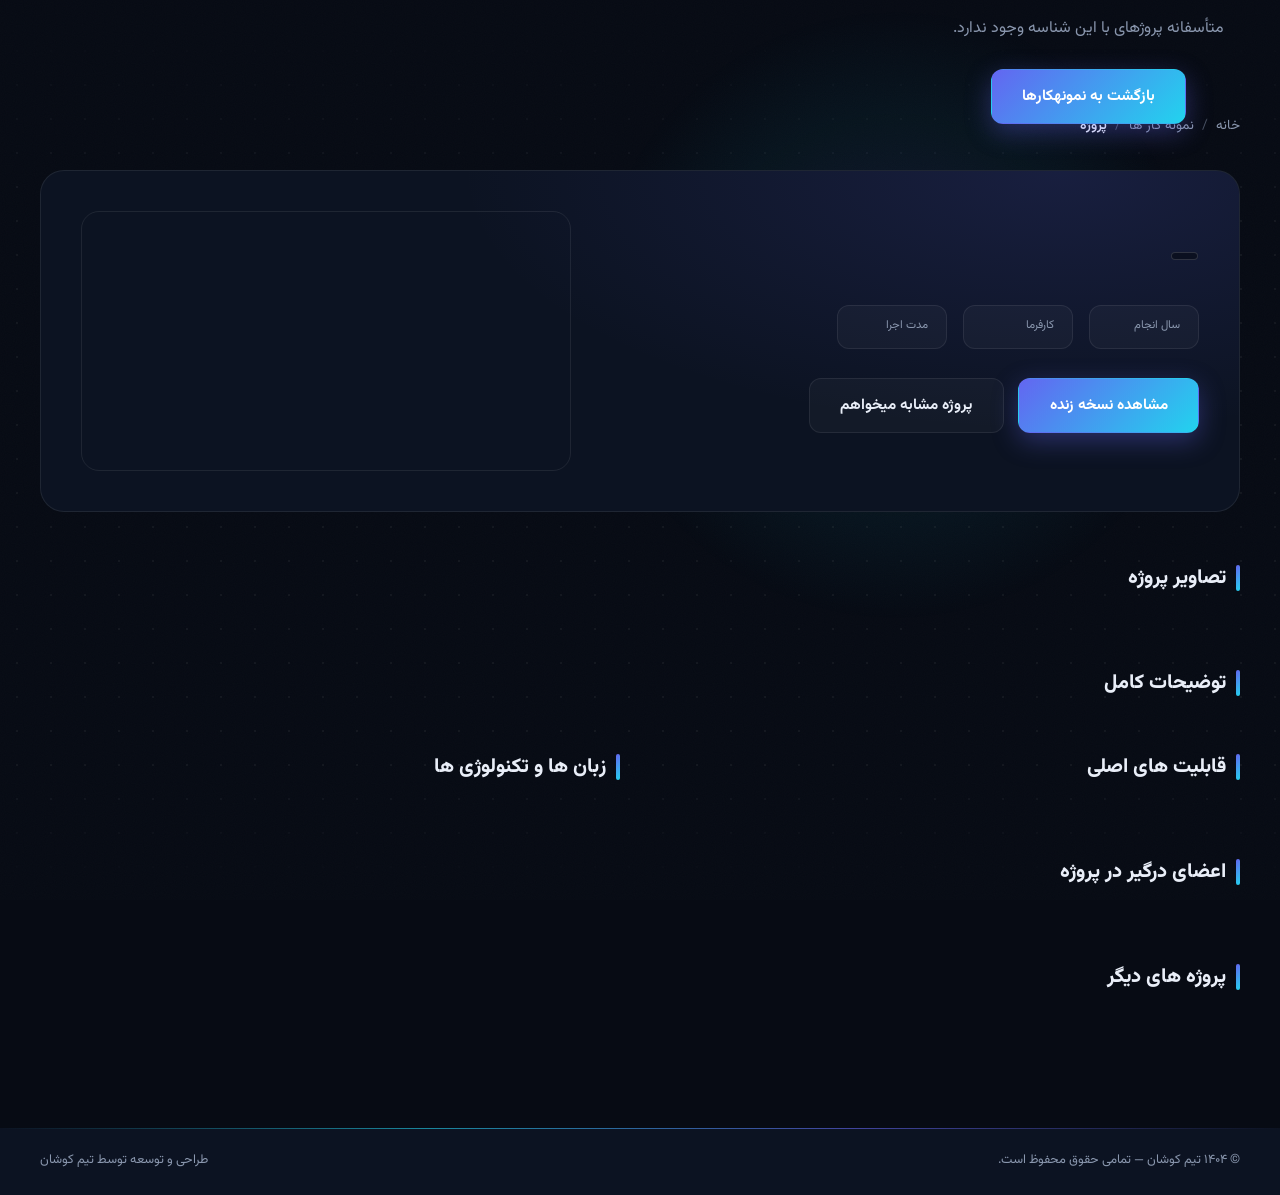
<file: project.html>
<!DOCTYPE html>
<html lang="fa" dir="rtl">
<head>
  <meta charset="UTF-8" />
  <meta name="viewport" content="width=device-width, initial-scale=1.0" />
  <meta name="description" content="جزئیات کامل پروژه — تیم کوشان" />
  <title>جزئیات پروژه | تیم کوشان</title>
  <link rel="preconnect" href="https://fonts.googleapis.com" />
  <link rel="preconnect" href="https://fonts.gstatic.com" crossorigin />
  <link href="https://fonts.googleapis.com/css2?family=Vazirmatn:wght@300;400;500;600;700;800;900&display=swap" rel="stylesheet" />
  <link rel="stylesheet" href="style.css" />
  <link rel="stylesheet" href="detail.css" />
</head>
<body class="detail-page">

  <div class="bg-grid" aria-hidden="true"></div>
  <div class="bg-noise" aria-hidden="true"></div>
  <div class="bg-glow" id="bgGlow" aria-hidden="true"></div>

  <!-- ═══ ناوبری ═══ -->
  <header class="navbar scrolled" id="navbar">
    <div class="container navbar-inner">
      <a href="index.html" class="nav-brand" aria-label="تیم کوشان — خانه">
        <div class="logo-placeholder">
          <img src="image/logo.png" alt="" class="logo">
        </div>
        <span class="nav-brand-name">تیم کوشان</span>
      </a>
      <nav class="nav-links" id="navLinks" aria-label="منوی اصلی">
        <a href="index.html" class="nav-link">بازگشت به خانه</a>
        <a href="index.html#portfolio" class="nav-link">نمونه کار ها</a>
        <a href="index.html#contact" class="nav-link">تماس</a>
      </nav>
      <a href="index.html#contact" class="btn btn-sm btn-primary nav-cta">شروع همکاری</a>
      <button class="hamburger" id="hamburger" aria-label="باز و بسته کردن منو" aria-expanded="false" aria-controls="navLinks">
        <span></span><span></span><span></span>
      </button>
    </div>
  </header>

  <main class="detail-main">
    <!-- محتوای داینامیک توسط detail.js از data.js پر میشود -->
    <div class="container">
      <nav class="breadcrumb reveal" aria-label="مسیر صفحه">
        <a href="index.html">خانه</a>
        <span class="breadcrumb-sep">/</span>
        <a href="index.html#portfolio">نمونه کار ها</a>
        <span class="breadcrumb-sep">/</span>
        <span id="breadcrumbTitle">پروژه</span>
      </nav>

      <!-- سربرگ پروژه -->
      <div class="detail-hero reveal">
        <div class="detail-hero-info">
          <span class="portfolio-tag" id="detailTag"></span>
          <h1 class="detail-title" id="detailTitle"></h1>
          <p class="detail-subtitle" id="detailDesc"></p>
          <div class="detail-meta">
            <div class="detail-meta-item">
              <span class="detail-meta-label">سال انجام</span>
              <span class="detail-meta-value" id="metaYear"></span>
            </div>
            <div class="detail-meta-item">
              <span class="detail-meta-label">کارفرما</span>
              <span class="detail-meta-value" id="metaClient"></span>
            </div>
            <div class="detail-meta-item">
              <span class="detail-meta-label">مدت اجرا</span>
              <span class="detail-meta-value" id="metaDuration"></span>
            </div>
          </div>
          <div class="detail-actions">
            <a href="#" class="btn btn-primary" id="detailLiveLink" target="_blank" rel="noopener">مشاهده نسخه زنده</a>
            <a href="index.html#contact" class="btn btn-outline">پروژه مشابه میخواهم</a>
          </div>
        </div>
        <div class="detail-hero-thumb" id="detailHeroThumb"></div>
      </div>

      <!-- گالری عکسهای رزومه -->
      <section class="detail-section reveal">
        <h2 class="detail-section-title">تصاویر پروژه</h2>
        <div class="detail-gallery" id="detailGallery">
          <!-- عکسها از data.js تزریق میشوند -->
        </div>
      </section>

      <!-- توضیحات کامل -->
      <section class="detail-section reveal">
        <h2 class="detail-section-title">توضیحات کامل</h2>
        <div class="detail-longdesc" id="detailLongDesc"></div>
      </section>

      <div class="detail-columns">
        <!-- قابلیتها -->
        <section class="detail-section reveal">
          <h2 class="detail-section-title">قابلیت های اصلی</h2>
          <ul class="detail-features" id="detailFeatures"></ul>
        </section>

        <!-- زبانها و تکنولوژیها -->
        <section class="detail-section reveal">
          <h2 class="detail-section-title">زبان ها و تکنولوژی ها</h2>
          <div class="detail-langs" id="detailLangs"></div>
        </section>
      </div>

      <!-- اعضای درگیر پروژه -->
      <section class="detail-section reveal">
        <h2 class="detail-section-title">اعضای درگیر در پروژه</h2>
        <div class="detail-team-row" id="detailTeamRow"></div>
      </section>

      <!-- پروژههای مرتبط -->
      <section class="detail-section reveal">
        <h2 class="detail-section-title">پروژه های دیگر</h2>
        <div class="detail-projects-row" id="detailProjectsRow"></div>
      </section>
    </div>
  </main>

  <!-- ═══ فوتر ═══ -->
  <footer class="footer">
    <div class="footer-divider" aria-hidden="true"></div>
    <div class="container footer-bottom" style="border-top: none;">
      <p>© ۱۴۰۴ تیم کوشان — تمامی حقوق محفوظ است.</p>
      <p>طراحی و توسعه توسط تیم کوشان</p>
    </div>
  </footer>

  <!-- لایتباکس گالری -->
  <div class="lightbox" id="lightbox" role="dialog" aria-modal="true" aria-labelledby="lightboxTitle" hidden>
    <div class="lightbox-backdrop" data-lightbox-close></div>
    <div class="lightbox-card">
      <button class="lightbox-close" data-lightbox-close aria-label="بستن">
        <svg viewBox="0 0 24 24" width="20" height="20" fill="none" stroke="currentColor" stroke-width="2" stroke-linecap="round" aria-hidden="true"><path d="M18 6 6 18M6 6l12 12"/></svg>
      </button>
      <div class="lightbox-thumb" id="lightboxThumb"></div>
    </div>
  </div>

  <script src="data.js"></script>
  <script src="script.js"></script>
  <script src="detail.js"></script>
</body>
</html>
</file>
<file: style.css>
/* ═══════════════════════════════════════════════════════
   تیم کوشان — استایل سراسری
   تم تاریک لوکس با متغیرهای CSS
   ═══════════════════════════════════════════════════════ */

:root {
  /* پالت رنگی */
  --bg: #070b14;
  --bg-2: #0c1322;
  --primary: #6366f1;
  --accent: #22d3ee;
  --purple: #a855f7;
  --emerald: #34d399;
  --text: #e9eef8;
  --muted: #8a97ae;
  --border: rgba(255, 255, 255, 0.08);

  /* گرادیانها */
  --grad-main: linear-gradient(135deg, #6366f1, #22d3ee);
  --grad-title: linear-gradient(120deg, #6366f1, #a855f7, #22d3ee);

  /* انیمیشن */
  --ease: cubic-bezier(0.22, 0.68, 0.32, 1);
  --dur: 0.6s;

  /* سایر */
  --radius: 18px;
  --container: 1200px;
  --nav-h: 74px;
}

/* ─── ریست پایه ─── */
*, *::before, *::after { box-sizing: border-box; margin: 0; padding: 0; }

html { scroll-behavior: smooth; scroll-padding-top: 84px; }

body {
  font-family: 'Vazirmatn', system-ui, sans-serif;
  background: var(--bg);
  color: var(--text);
  line-height: 1.8;
  overflow-x: hidden;
}

img, svg { display: block; }
a { color: inherit; text-decoration: none; }
ul { list-style: none; }
button { font-family: inherit; cursor: pointer; }

/* ─── کانتینر ─── */
.container {
  width: min(100% - 2.5rem, var(--container));
  margin-inline: auto;
}

/* ─── بخشها ─── */
.section { padding-block: clamp(4rem, 9vw, 7.5rem); position: relative; }

.section-head { text-align: center; max-width: 640px; margin: 0 auto 3.5rem; }

.section-tag {
  display: inline-block;
  font-size: 0.8rem;
  font-weight: 600;
  color: var(--accent);
  background: rgba(34, 211, 238, 0.08);
  border: 1px solid rgba(34, 211, 238, 0.25);
  border-radius: 999px;
  padding: 0.3rem 1rem;
  margin-bottom: 1rem;
}

.section-title {
  font-size: clamp(1.7rem, 3.5vw, 2.5rem);
  font-weight: 800;
}

/* ═══ افکتهای پسزمینه ═══ */

/* گرید نقطهای محوشونده */
.bg-grid {
  position: fixed;
  inset: 0;
  z-index: -2;
  background-image: radial-gradient(rgba(255, 255, 255, 0.05) 1px, transparent 1px);
  background-size: 34px 34px;
  -webkit-mask-image: linear-gradient(to bottom, transparent 0%, black 22%, black 85%, transparent 100%);
  mask-image: linear-gradient(to bottom, transparent 0%, black 22%, black 85%, transparent 100%);
  pointer-events: none;
}

/* نویز ظریف */
.bg-noise {
  position: fixed;
  inset: 0;
  z-index: -2;
  opacity: 0.035;
  background-image: url("data:image/svg+xml,%3Csvg xmlns='http://www.w3.org/2000/svg' width='120' height='120'%3E%3Cfilter id='n'%3E%3CfeTurbulence type='fractalNoise' baseFrequency='0.9' numOctaves='2'/%3E%3C/filter%3E%3Crect width='120' height='120' filter='url(%23n)' opacity='0.6'/%3E%3C/svg%3E");
  pointer-events: none;
}

/* هاله نور دنبالکننده موس */
.bg-glow {
  position: fixed;
  width: 620px;
  height: 620px;
  border-radius: 50%;
  z-index: -1;
  background: radial-gradient(circle, rgba(99, 102, 241, 0.14), rgba(34, 211, 238, 0.05) 45%, transparent 70%);
  transform: translate(-50%, -50%);
  top: 0;
  left: 0;
  transition: opacity 0.6s var(--ease);
  pointer-events: none;
  will-change: transform;
}

/* ═══ دکمهها ═══ */
.btn {
  display: inline-flex;
  align-items: center;
  justify-content: center;
  gap: 0.5rem;
  padding: 0.8rem 1.9rem;
  border-radius: 12px;
  font-weight: 700;
  font-size: 0.95rem;
  border: 1px solid transparent;
  transition: transform 0.4s var(--ease), box-shadow 0.4s var(--ease), background 0.4s var(--ease), border-color 0.4s var(--ease);
}

.btn-primary {
  background: var(--grad-main);
  color: #fff;
  box-shadow: 0 8px 26px rgba(99, 102, 241, 0.35);
}
.btn-primary:hover { transform: translateY(-3px); box-shadow: 0 14px 34px rgba(99, 102, 241, 0.45); }

.btn-outline {
  border-color: var(--border);
  color: var(--text);
  background: rgba(255, 255, 255, 0.03);
}
.btn-outline:hover { transform: translateY(-3px); border-color: var(--primary); background: rgba(99, 102, 241, 0.08); }

.btn-sm { padding: 0.55rem 1.3rem; font-size: 0.85rem; }
.btn-lg { padding: 1rem 2.6rem; font-size: 1.05rem; }

/* ═══ منوی ناوبری ═══ */
.navbar {
  position: fixed;
  top: 0;
  right: 0;
  left: 0;
  z-index: 100;
  transition: background 0.5s var(--ease), box-shadow 0.5s var(--ease), border-color 0.5s var(--ease), backdrop-filter 0.5s var(--ease);
  border-bottom: 1px solid transparent;
}

.navbar.scrolled {
  background: rgba(7, 11, 20, 0.72);
  backdrop-filter: blur(16px);
  -webkit-backdrop-filter: blur(16px);
  border-bottom-color: var(--border);
  box-shadow: 0 10px 34px rgba(0, 0, 0, 0.35);
}

.navbar-inner {
  display: flex;
  align-items: center;
  gap: 1.5rem;
  height: var(--nav-h);
}

.nav-brand { display: flex; align-items: center; gap: 0.7rem; margin-inline-end: auto; }

.logo-placeholder {
  width: 50px;
  height: 50px;
  display: grid;
  place-items: center;
  border-radius: 14px;
  font-size: 0.7rem;
  font-weight: 700;
  color: var(--muted);
}

.nav-brand-name { font-weight: 800; font-size: 1.1rem; }

.nav-links { display: flex; align-items: center; gap: 1.6rem; }

.nav-link {
  position: relative;
  font-size: 0.92rem;
  font-weight: 500;
  color: var(--muted);
  padding-block: 0.4rem;
  transition: color 0.4s var(--ease);
}
.nav-link:hover, .nav-link.active { color: var(--text); }

/* خط زیرین گرادیانی متحرک */
.nav-link::after {
  content: '';
  position: absolute;
  bottom: 0;
  right: 0;
  left: 0;
  height: 2px;
  border-radius: 2px;
  background: var(--grad-title);
  background-size: 200% 100%;
  transform: scaleX(0);
  transform-origin: right;
  transition: transform 0.5s var(--ease);
}
.nav-link.active::after, .nav-link:hover::after { transform: scaleX(1); animation: grad-slide 3s linear infinite; }

@keyframes grad-slide {
  to { background-position: 200% 0; }
}

.hamburger { display: none; }

.logo-placeholder{
  display: flex;
  align-items: center;
  justify-content: center;
}

.logo {
  width: 160px;
}

/* ═══ بخش خانه (Hero) ═══ */
.hero {
  min-height: 100vh;
  min-height: 100svh;
  display: flex;
  align-items: center;
  position: relative;
  overflow: hidden;
  padding-block: calc(var(--nav-h) + 2rem) 4rem;
}

.hero-particles { position: absolute; inset: 0; width: 100%; height: 100%; pointer-events: none; }

.hero-inner { position: relative; z-index: 1; }

.hero-content { max-width: 720px; }

.hero-title {
  font-size: clamp(3rem, 10vw, 6rem);
  font-weight: 900;
  line-height: 1.15;
  margin-bottom: 0.5rem;
}

/* گرادیان متحرک روی متن عنوان */
.gradient-text-anim {
  background: var(--grad-title);
  background-size: 220% auto;
  -webkit-background-clip: text;
  background-clip: text;
  -webkit-text-fill-color: transparent;
  color: transparent;
  animation: grad-slide 5s linear infinite;
}

.hero-subtitle {
  font-size: clamp(1.05rem, 2.6vw, 1.5rem);
  font-weight: 600;
  color: var(--accent);
  min-height: 1.9em;
  margin-bottom: 1.2rem;
}

.type-cursor {
  font-weight: 300;
  margin-inline-start: 2px;
  animation: cursor-blink 1s steps(1) infinite;
}
@keyframes cursor-blink { 50% { opacity: 0; } }

.hero-desc {
  color: var(--muted);
  max-width: 560px;
  margin-bottom: 2.2rem;
}

.hero-actions { display: flex; flex-wrap: wrap; gap: 1rem; }

/* نشانگر اسکرول */
.scroll-indicator {
  position: absolute;
  bottom: 1.8rem;
  right: 50%;
  transform: translateX(50%);
  display: flex;
  flex-direction: column;
  align-items: center;
  gap: 0.4rem;
  opacity: 0.7;
  transition: opacity 0.4s var(--ease);
}
.scroll-indicator:hover { opacity: 1; }

.scroll-mouse {
  width: 26px;
  height: 42px;
  border: 2px solid var(--muted);
  border-radius: 14px;
  display: flex;
  justify-content: center;
  padding-top: 7px;
  animation: mouse-float 2.4s var(--ease) infinite;
}
@keyframes mouse-float { 50% { transform: translateY(6px); } }

.scroll-wheel {
  width: 4px;
  height: 8px;
  border-radius: 2px;
  background: var(--accent);
  animation: wheel-drop 1.8s var(--ease) infinite;
}
@keyframes wheel-drop {
  0% { opacity: 1; transform: translateY(0); }
  70% { opacity: 0; transform: translateY(10px); }
  100% { opacity: 0; transform: translateY(10px); }
}

/* ═══ بخش درباره ═══ */
.about-grid {
  display: grid;
  grid-template-columns: 1.15fr 1fr;
  gap: 3.5rem;
  align-items: center;
}

.about-text p { color: var(--muted); margin-bottom: 1.2rem; }

.about-values {
  display: grid;
  grid-template-columns: repeat(2, 1fr);
  gap: 0.7rem;
  margin-top: 1.6rem;
}
.about-values li {
  position: relative;
  padding-inline-start: 1.4rem;
  font-weight: 600;
  font-size: 0.95rem;
}
.about-values li::before {
  content: '';
  position: absolute;
  inset-inline-start: 0;
  top: 0.62em;
  width: 9px;
  height: 9px;
  border-radius: 3px;
  background: var(--grad-main);
}

.stats-grid {
  display: grid;
  grid-template-columns: repeat(2, 1fr);
  gap: 1.1rem;
}

.stat-card {
  background: var(--bg-2);
  border: 1px solid var(--border);
  border-radius: var(--radius);
  padding: 1.6rem 1rem;
  text-align: center;
  transition: transform 0.5s var(--ease), border-color 0.5s var(--ease), box-shadow 0.5s var(--ease);
}
.stat-card:hover {
  transform: translateY(-6px);
  border-color: rgba(99, 102, 241, 0.4);
  box-shadow: 0 16px 38px rgba(0, 0, 0, 0.35);
}

.stat-number {
  display: block;
  font-size: 2rem;
  font-weight: 900;
  background: var(--grad-title);
  background-size: 220% auto;
  -webkit-background-clip: text;
  background-clip: text;
  -webkit-text-fill-color: transparent;
  color: transparent;
}

.stat-label { color: var(--muted); font-size: 0.9rem; font-weight: 500; }

/* ═══ بخش تیم ═══ */
.team-grid {
  display: grid;
  grid-template-columns: repeat(2, 1fr);
  gap: 1.8rem;
}

/* کارت تیم — پر perspective برای افکت سهبعدی */
.team-card {
  position: relative;
  background: var(--bg-2);
  border: 1px solid var(--border);
  border-radius: var(--radius);
  padding: 2.2rem 1.7rem;
  text-align: center;
  overflow: hidden;
  transform-style: preserve-3d;
  will-change: transform;
  transition: transform 0.5s var(--ease), opacity 0.6s var(--ease), box-shadow 0.5s var(--ease), border-color 0.5s var(--ease);
}
.team-card:hover {
  transform: translateY(-8px);
  border-color: rgba(99, 102, 241, 0.35);
  box-shadow: 0 22px 50px rgba(0, 0, 0, 0.45);
}

/* درخشش چرخشی دور کارت (border gradient) */
.team-card-glow {
  position: absolute;
  inset: -2px;
  border-radius: inherit;
  padding: 2px;
  background: conic-gradient(from var(--glow-angle, 0deg), transparent 0deg, transparent 230deg, var(--primary) 270deg, var(--accent) 320deg, transparent 360deg);
  -webkit-mask: linear-gradient(#000 0 0) content-box, linear-gradient(#000 0 0);
  -webkit-mask-composite: xor;
  mask: linear-gradient(#000 0 0) content-box, linear-gradient(#000 0 0);
  mask-composite: exclude;
  opacity: 0;
  transition: opacity 0.5s var(--ease);
  pointer-events: none;
}
.team-card:hover .team-card-glow { opacity: 1; animation: glow-spin 3.2s linear infinite; }

/* ثبت زاویه با CSS custom property از JS */
@property --glow-angle {
  syntax: '<angle>';
  inherits: false;
  initial-value: 0deg;
}
@keyframes glow-spin {
  to { --glow-angle: 360deg; }
}

/* بازتاب نور که با موس جابهجا میشود */
.team-card::before {
  content: '';
  position: absolute;
  inset: 0;
  background: radial-gradient(420px circle at var(--shine-x, 50%) var(--shine-y, 50%), rgba(255, 255, 255, 0.07), transparent 45%);
  opacity: 0;
  transition: opacity 0.5s var(--ease);
  pointer-events: none;
}
.team-card:hover::before { opacity: 1; }

.avatar-wrap { width: 108px; height: 108px; margin: 0 auto 1.1rem; position: relative; }

/* حلقه گرادیانی چرخان دور آواتار */
.avatar-wrap::before {
  content: '';
  position: absolute;
  inset: -4px;
  border-radius: 50%;
  background: conic-gradient(from 0deg, var(--primary), var(--accent), var(--purple), var(--emerald), var(--primary));
  opacity: 0;
  transition: opacity 0.5s var(--ease);
  animation: spin 4s linear infinite;
}
.avatar-wrap::before { -webkit-mask: radial-gradient(farthest-side, transparent calc(100% - 3px), #000 calc(100% - 3px)); mask: radial-gradient(farthest-side, transparent calc(100% - 3px), #000 calc(100% - 3px)); }
.team-card:hover .avatar-wrap::before { opacity: 1; }
@keyframes spin { to { transform: rotate(360deg); } }

.avatar {
  position: relative;
  width: 100%;
  height: 100%;
  border-radius: 50%;
  display: grid;
  place-items: center;
  font-size: 1.35rem;
  font-weight: 800;
  color: #fff;
  background: var(--grad-main);
  transition: transform 0.5s var(--ease);
}
.team-card:hover .avatar { transform: scale(1.08); }

.team-name { font-size: 1.15rem; font-weight: 800; margin-top: 0.2rem; }

/* عکس واقعی آواتار (وقتی جایگزین placeholder شود) */
.avatar-img {
  width: 100%;
  height: 100%;
  border-radius: 50%;
  object-fit: cover;
  position: relative;
  transition: transform 0.5s var(--ease);
}
.team-card:hover .avatar-img { transform: scale(1.08); }

/* دکمه مشاهده پروفایل کامل عضو */
.team-profile-btn {
  margin-top: 0.4rem;
  width: 100%;
}
.team-profile-btn svg { transition: transform 0.4s var(--ease); }
.team-profile-btn:hover svg { transform: translateX(-4px); }

.team-role {
  font-size: 0.85rem;
  color: var(--accent);
  font-weight: 600;
  margin-block: 0.2rem 0.7rem;
}

.team-bio { color: var(--muted); font-size: 0.88rem; margin-bottom: 1rem; }

.team-skills { display: flex; flex-wrap: wrap; justify-content: center; gap: 0.45rem; margin-bottom: 1.2rem; }
.team-skills li {
  font-size: 0.75rem;
  font-weight: 600;
  padding: 0.25rem 0.75rem;
  border-radius: 999px;
  border: 1px solid var(--border);
  background: rgba(255, 255, 255, 0.03);
  color: var(--muted);
}

.team-socials { display: flex; justify-content: center; gap: 0.6rem; }

/* آیکون شبکه اجتماعی کوچک */
.social-icon {
  width: 38px;
  height: 38px;
  display: grid;
  place-items: center;
  border-radius: 10px;
  border: 1px solid var(--border);
  background: rgba(255, 255, 255, 0.03);
  color: var(--muted);
  transition: transform 0.4s var(--ease), color 0.4s var(--ease), border-color 0.4s var(--ease), background 0.4s var(--ease);
}
.social-icon:hover {
  transform: translateY(-3px);
  color: #fff;
  background: var(--grad-main);
  border-color: transparent;
}

/* ═══ بخش مهارتها ═══ */
.skills-grid {
  display: grid;
  grid-template-columns: repeat(2, 1fr);
  gap: 1.6rem;
}

.skill-column {
  background: var(--bg-2);
  border: 1px solid var(--border);
  border-radius: var(--radius);
  padding: 1.8rem;
}

.skill-column-title {
  display: flex;
  align-items: center;
  gap: 0.6rem;
  font-size: 1.05rem;
  font-weight: 800;
  margin-bottom: 1.4rem;
}
.skill-column-title:first-child .skill-column-icon { display: inline-grid; }
.skill-column-icon {
  display: inline-grid;
  place-items: center;
  width: 38px;
  height: 38px;
  border-radius: 10px;
  color: #fff;
  background: var(--grad-main);
}
[data-skill-group="frontend"] .skill-column-icon { background: linear-gradient(135deg, #a855f7, #22d3ee); }

.skill-item { margin-bottom: 1.1rem; }
.skill-item:last-child { margin-bottom: 0; }

.skill-head, .skill-name { font-weight: 600; font-size: 0.9rem; }

.skill-percent { float: left; font-size: 0.8rem; color: var(--muted); }

.skill-bar {
  clear: both;
  height: 8px;
  border-radius: 6px;
  background: rgba(255, 255, 255, 0.06);
  overflow: hidden;
  margin-top: 0.45rem;
}

.skill-bar-fill {
  height: 100%;
  width: 0;
  border-radius: inherit;
  background: var(--grad-main);
  transition: width 1.2s var(--ease);
}
[data-skill-group="frontend"] .skill-bar-fill { background: linear-gradient(90deg, #a855f7, #22d3ee); }

/* ═══ بخش نمونهکارها ═══ */
.portfolio-filters {
  display: flex;
  flex-wrap: wrap;
  justify-content: center;
  gap: 0.6rem;
  margin-bottom: 2.4rem;
}

.filter-btn {
  padding: 0.5rem 1.4rem;
  border-radius: 999px;
  border: 1px solid var(--border);
  background: rgba(255, 255, 255, 0.03);
  color: var(--muted);
  font-weight: 600;
  font-size: 0.88rem;
  transition: all 0.4s var(--ease);
}
.filter-btn:hover { color: var(--text); border-color: rgba(99, 102, 241, 0.4); }
.filter-btn.active {
  background: var(--grad-main);
  border-color: transparent;
  color: #fff;
  box-shadow: 0 6px 20px rgba(99, 102, 241, 0.35);
}

.portfolio-grid {
  display: grid;
  grid-template-columns: repeat(3, 1fr);
  gap: 1.4rem;
}

/* کارت نمونهکار */
.portfolio-item {
  position: relative;
  background: var(--bg-2);
  border: 1px solid var(--border);
  border-radius: var(--radius);
  overflow: hidden;
  cursor: pointer;
  transition: transform 0.5s var(--ease), opacity 0.5s var(--ease), box-shadow 0.5s var(--ease), border-color 0.5s var(--ease);
  will-change: transform, opacity;
}
.portfolio-item:hover {
  transform: translateY(-6px);
  border-color: rgba(99, 102, 241, 0.35);
  box-shadow: 0 20px 46px rgba(0, 0, 0, 0.45);
}

/* حالت مخفی برای فیلتر */
.portfolio-item.is-hidden {
  opacity: 0;
  transform: scale(0.9);
  pointer-events: none;
  position: absolute;
  visibility: hidden;
}

.portfolio-thumb {
  position: relative;
  height: 190px;
  display: grid;
  place-items: center;
  color: rgba(255, 255, 255, 0.5);
  overflow: hidden;
}
.portfolio-thumb > svg,
.portfolio-thumb > img { transition: transform 0.6s var(--ease); }
.portfolio-thumb > img { width: 100%; height: 100%; object-fit: cover; }
.portfolio-item:hover .portfolio-thumb > svg,
.portfolio-item:hover .portfolio-thumb > img { transform: scale(1.18); }

/* پسزمینههای گرادیانی جایگزین عکس */
.thumb-grad-1 { background: linear-gradient(135deg, #312e81, #6366f1); }
.thumb-grad-2 { background: linear-gradient(135deg, #164e63, #22d3ee); }
.thumb-grad-3 { background: linear-gradient(135deg, #581c87, #a855f7); }
.thumb-grad-4 { background: linear-gradient(135deg, #064e3b, #34d399); }
.thumb-grad-5 { background: linear-gradient(135deg, #7c2d12, #f59e0b); }
.thumb-grad-6 { background: linear-gradient(135deg, #0c1322, #6366f1); }

/* لایه گرادیانی روی تصویر — با هاور محو میشود */
.portfolio-thumb::after {
  content: '';
  position: absolute;
  inset: 0;
  background: linear-gradient(to top, rgba(7, 11, 20, 0.55), transparent 60%);
  transition: opacity 0.5s var(--ease);
}
.portfolio-item:hover .portfolio-thumb::after { opacity: 0; }

.portfolio-tag {
  position: absolute;
  top: 0.8rem;
  inset-inline-start: 0.8rem;
  z-index: 1;
  font-size: 0.72rem;
  font-weight: 700;
  padding: 0.2rem 0.8rem;
  border-radius: 999px;
  background: rgba(7, 11, 20, 0.6);
  backdrop-filter: blur(8px);
  border: 1px solid rgba(255, 255, 255, 0.15);
  color: #fff;
}

.portfolio-body { padding: 1.2rem 1.3rem 1.4rem; }
.portfolio-title { font-size: 1.02rem; font-weight: 800; margin-bottom: 0.3rem; }
.portfolio-desc { font-size: 0.85rem; color: var(--muted); }

/* دکمه مشاهده — از پایین ظاهر میشود */
.portfolio-item::after {
  content: 'مشاهده جزئیات پروژه';
  position: absolute;
  inset-inline: 0;
  bottom: 0;
  z-index: 2;
  display: grid;
  place-items: center;
  padding: 0.8rem;
  background: var(--grad-main);
  color: #fff;
  font-weight: 700;
  font-size: 0.88rem;
  transform: translateY(100%);
  transition: transform 0.5s var(--ease);
}
.portfolio-item:hover::after { transform: translateY(0); }

/* ═══ بخش تماس ═══ */
.contact-grid {
  display: grid;
  grid-template-columns: 1.2fr 1fr;
  gap: 2.6rem;
  align-items: start;
}

.contact-cards { display: grid; gap: 1rem; }

.contact-card {
  display: flex;
  align-items: center;
  gap: 1rem;
  background: var(--bg-2);
  border: 1px solid var(--border);
  border-radius: var(--radius);
  padding: 1.2rem 1.4rem;
  transition: transform 0.5s var(--ease), border-color 0.5s var(--ease), box-shadow 0.5s var(--ease);
}
.contact-card:hover {
  transform: translateX(-6px);
  border-color: rgba(34, 211, 238, 0.35);
  box-shadow: 0 14px 34px rgba(0, 0, 0, 0.35);
}

.contact-icon {
  flex-shrink: 0;
  width: 52px;
  height: 52px;
  display: grid;
  place-items: center;
  border-radius: 14px;
  color: #fff;
  background: var(--grad-main);
}

.contact-label { display: block; font-size: 0.78rem; color: var(--muted); margin-bottom: 0.15rem; }
.contact-value { font-weight: 700; font-size: 0.95rem; transition: color 0.4s var(--ease); }
a.contact-value:hover { color: var(--accent); }

.contact-socials {
  background: var(--bg-2);
  border: 1px solid var(--border);
  border-radius: var(--radius);
  padding: 1.8rem;
}
.contact-socials-title { font-size: 1.02rem; font-weight: 800; margin-bottom: 1.3rem; }

.social-grid { display: grid; grid-template-columns: repeat(2, 1fr); gap: 0.9rem; }

/* آیکون بزرگ شبکه اجتماعی با tooltip */
.social-big {
  position: relative;
  display: grid;
  place-items: center;
  padding: 1.3rem 0.5rem;
  border-radius: 14px;
  border: 1px solid var(--border);
  background: rgba(255, 255, 255, 0.03);
  color: var(--muted);
  transition: transform 0.4s var(--ease), color 0.4s var(--ease), background 0.4s var(--ease), border-color 0.4s var(--ease);
}
.social-big:hover {
  transform: scale(1.06);
  color: #fff;
  background: var(--grad-main);
  border-color: transparent;
}

.tooltip {
  position: absolute;
  bottom: calc(100% + 8px);
  left: 50%;
  transform: translateX(-50%) translateY(4px);
  background: rgba(7, 11, 20, 0.9);
  border: 1px solid var(--border);
  color: var(--text);
  font-size: 0.75rem;
  font-weight: 600;
  padding: 0.25rem 0.7rem;
  border-radius: 8px;
  white-space: nowrap;
  opacity: 0;
  pointer-events: none;
  transition: opacity 0.4s var(--ease), transform 0.4s var(--ease);
}
.social-big:hover .tooltip { opacity: 1; transform: translateX(-50%) translateY(0); }

/* CTA بزرگ پایانی */
.big-cta {
  margin-top: 3.5rem;
  text-align: center;
  background:
    radial-gradient(600px 200px at 50% 0%, rgba(99, 102, 241, 0.18), transparent),
    var(--bg-2);
  border: 1px solid var(--border);
  border-radius: calc(var(--radius) + 6px);
  padding: 3rem 1.5rem;
}
.big-cta-title {
  font-size: clamp(1.3rem, 3vw, 1.9rem);
  font-weight: 900;
  margin-bottom: 1.6rem;
}

/* ═══ فوتر ═══ */
.footer { background: var(--bg-2); padding-bottom: 1.4rem; }

/* خط جداکننده گرادیانی محوشونده */
.footer-divider {
  height: 1px;
  background: linear-gradient(to left, transparent, rgba(99, 102, 241, 0.6), rgba(34, 211, 238, 0.6), transparent);
}

.footer-grid {
  display: grid;
  grid-template-columns: 1.2fr 1fr auto;
  gap: 2rem;
  align-items: center;
  padding-block: 2.4rem;
}

.footer-brand { display: flex; align-items: center; gap: 1rem; }
.footer-brand .logo-placeholder { width: 44px; height: 44px; border-radius: 12px; flex-shrink: 0; }
.footer-brand p { color: var(--muted); font-size: 0.88rem; }

.footer-links { display: flex; flex-wrap: wrap; gap: 1.1rem; }
.footer-links a {
  color: var(--muted);
  font-size: 0.88rem;
  transition: color 0.4s var(--ease);
}
.footer-links a:hover { color: var(--accent); }

.footer-socials { display: flex; gap: 0.6rem; }

.footer-bottom {
  display: flex;
  flex-wrap: wrap;
  justify-content: space-between;
  gap: 0.5rem;
  border-top: 1px solid var(--border);
  padding-top: 1.3rem;
  font-size: 0.8rem;
  color: var(--muted);
}

/* ═══ مودال لایتباکس ═══ */
.lightbox {
  position: fixed;
  inset: 0;
  z-index: 200;
  display: grid;
  place-items: center;
  padding: 1.2rem;
}
.lightbox[hidden] { display: none; }

.lightbox-backdrop {
  position: absolute;
  inset: 0;
  background: rgba(7, 11, 20, 0.8);
  backdrop-filter: blur(10px);
  -webkit-backdrop-filter: blur(10px);
  opacity: 0;
  transition: opacity 0.5s var(--ease);
}

.lightbox-card {
  position: relative;
  width: min(560px, 100%);
  background: var(--bg-2);
  border: 1px solid var(--border);
  border-radius: var(--radius);
  overflow: hidden;
  box-shadow: 0 30px 80px rgba(0, 0, 0, 0.6);
  opacity: 0;
  transform: scale(0.92) translateY(14px);
  transition: opacity 0.5s var(--ease), transform 0.5s var(--ease);
}

.lightbox.open .lightbox-backdrop { opacity: 1; }
.lightbox.open .lightbox-card { opacity: 1; transform: scale(1) translateY(0); }

.lightbox-close {
  position: absolute;
  top: 0.9rem;
  inset-inline-start: 0.9rem;
  z-index: 2;
  width: 38px;
  height: 38px;
  display: grid;
  place-items: center;
  border-radius: 10px;
  border: 1px solid rgba(255, 255, 255, 0.15);
  background: rgba(7, 11, 20, 0.6);
  color: #fff;
  backdrop-filter: blur(8px);
  transition: background 0.4s var(--ease), transform 0.4s var(--ease);
}
.lightbox-close:hover { background: rgba(239, 68, 68, 0.8); transform: rotate(90deg); }

.lightbox-thumb {
  height: 260px;
  display: grid;
  place-items: center;
  color: rgba(255, 255, 255, 0.5);
}


.lightbox-body { padding: 1.5rem; }
.lightbox-body h3 { font-size: 1.25rem; font-weight: 800; margin-block: 0.4rem 0.5rem; }
.lightbox-body p { color: var(--muted); margin-bottom: 1.2rem; }
.lightbox-body .portfolio-tag { position: static; display: inline-block; }

/* ═══ اسکرول ریویل (Scroll Reveal) ═══
   از :where با specificity صفر استفاده شده تا قوانین هاور
   کامپوننتها (بالا آمدن کارت و...) بازنویسی نشوند */
:where(.reveal) {
  opacity: 0;
  transform: translateY(34px);
  transition: opacity var(--dur) var(--ease), transform var(--dur) var(--ease);
  transition-delay: var(--reveal-delay, 0s);
}
:where(.reveal.visible) { opacity: 1; transform: none; }

/* ═══ واکنشگرایی ═══ */
@media (min-width: 1025px) {
  /* دسکتاپ */
}

@media (max-width: 1024px) {
  /* تبلت */
  .portfolio-grid { grid-template-columns: repeat(2, 1fr); }
  .about-grid { grid-template-columns: 1fr; gap: 2.4rem; }
  .contact-grid { grid-template-columns: 1fr; gap: 1.6rem; }
}

@media (max-width: 640px) {
  /* موبایل */
  .nav-links {
    position: fixed;
    top: var(--nav-h);
    inset-inline: 0;
    flex-direction: column;
    align-items: stretch;
    gap: 0;
    background: rgba(7, 11, 20, 0.96);
    backdrop-filter: blur(18px);
    -webkit-backdrop-filter: blur(18px);
    border-bottom: 1px solid var(--border);
    padding: 0.8rem 1.2rem 1.2rem;
    /* اسلاید نرم منوی موبایل */
    transform: translateY(-12px);
    opacity: 0;
    visibility: hidden;
    transition: transform 0.5s var(--ease), opacity 0.5s var(--ease), visibility 0.5s;
  }
  .nav-links.open {
    transform: translateY(0);
    opacity: 1;
    visibility: visible;
  }
  .nav-link { padding: 0.75rem 0.4rem; font-size: 1rem; border-bottom: 1px solid var(--border); }
  .nav-link::after { display: none; }
  .nav-cta { display: none; }

  .hamburger {
    display: flex;
    flex-direction: column;
    justify-content: center;
    gap: 5px;
    width: 42px;
    height: 42px;
    background: transparent;
    border: 1px solid var(--border);
    border-radius: 10px;
    align-items: center;
    transition: border-color 0.4s var(--ease);
  }
  .hamburger span {
    width: 18px;
    height: 2px;
    border-radius: 2px;
    background: var(--text);
    transition: transform 0.5s var(--ease), opacity 0.4s var(--ease);
  }
  /* تبدیل به ضربدر هنگام باز شدن */
  .hamburger.active span:nth-child(1) { transform: translateY(7px) rotate(45deg); }
  .hamburger.active span:nth-child(2) { opacity: 0; }
  .hamburger.active span:nth-child(3) { transform: translateY(-7px) rotate(-45deg); }

  .team-grid { grid-template-columns: 1fr; }
  .skills-grid { grid-template-columns: 1fr; }
  .portfolio-grid { grid-template-columns: 1fr; }
  .stats-grid { grid-template-columns: repeat(2, 1fr); gap: 0.8rem; }
  .about-values { grid-template-columns: 1fr; }
  .footer-grid { grid-template-columns: 1fr; text-align: center; justify-items: center; }
  .footer-brand { flex-direction: column; }
  .hero-actions .btn { width: 100%; }
}

/* ═══ کاهش حرکت (prefers-reduced-motion) ═══ */
@media (prefers-reduced-motion: reduce) {
  *, *::before, *::after {
    animation-duration: 0.01ms !important;
    animation-iteration-count: 1 !important;
    transition-duration: 0.01ms !important;
    scroll-behavior: auto !important;
  }
  .reveal { opacity: 1; transform: none; }
  .bg-glow { display: none; }
  .hero-particles { display: none; }
}
</file>
<file: detail.css>
/* ═══════════════════════════════════════════════════════
   تیم کوشان — استایل صفحات جزئیات (project.html / member.html)
   از متغیرهای style.css استفاده میکند
   ═══════════════════════════════════════════════════════ */

/* ─── چیدمان اصلی صفحه جزئیات ─── */
.detail-page main { min-height: 60vh; }

.detail-main {
  padding-top: calc(var(--nav-h) + 2.5rem);
  padding-bottom: 4rem;
}

/* ─── بردکرامب ─── */
.breadcrumb {
  display: flex;
  align-items: center;
  gap: 0.5rem;
  font-size: 0.85rem;
  color: var(--muted);
  margin-bottom: 2rem;
}
.breadcrumb a { transition: color 0.4s var(--ease); }
.breadcrumb a:hover { color: var(--accent); }
.breadcrumb-sep { opacity: 0.5; }
.breadcrumb > span:last-child { color: var(--text); font-weight: 600; }

/* ─── سربرگ پروژه / عضو ─── */
.detail-hero {
  display: grid;
  grid-template-columns: 1.2fr 1fr;
  gap: 2.5rem;
  align-items: center;
  background: var(--bg-2);
  border: 1px solid var(--border);
  border-radius: calc(var(--radius) + 6px);
  padding: 2.5rem;
  margin-bottom: 3rem;
  position: relative;
  overflow: hidden;
}
.detail-hero::before {
  content: '';
  position: absolute;
  inset: 0;
  background: radial-gradient(600px 260px at 85% 0%, rgba(99, 102, 241, 0.14), transparent);
  pointer-events: none;
}

.detail-hero-info { position: relative; }
.detail-hero-info .portfolio-tag { position: static; display: inline-block; width: fit-content; margin-bottom: 0.4rem; }

.detail-title {
  font-size: clamp(1.6rem, 4vw, 2.6rem);
  font-weight: 900;
  margin-block: 0.7rem 0.5rem;
}

.detail-subtitle { color: var(--muted); font-size: 1.02rem; margin-bottom: 1.6rem; }

/* متادیتا: سال، کارفرما، مدت */
.detail-meta {
  display: flex;
  flex-wrap: wrap;
  gap: 1rem;
  margin-bottom: 1.8rem;
}
.detail-meta-item {
  background: rgba(255, 255, 255, 0.03);
  border: 1px solid var(--border);
  border-radius: 12px;
  padding: 0.6rem 1.1rem;
  min-width: 110px;
}
.detail-meta-label { display: block; font-size: 0.72rem; color: var(--muted); margin-bottom: 0.15rem; }
.detail-meta-value { font-weight: 700; font-size: 0.92rem; }

.detail-actions { display: flex; flex-wrap: wrap; gap: 0.9rem; }

/* تصویر بزرگ سربرگ پروژه */
.detail-hero-thumb {
  position: relative;
  height: 260px;
  border-radius: var(--radius);
  overflow: hidden;
  display: grid;
  place-items: center;
  color: rgba(255, 255, 255, 0.5);
  border: 1px solid var(--border);
}
.detail-hero-thumb img {
  width: 100%;
  height: 100%;
  object-fit: cover;
}

/* ─── سربرگ عضو ─── */
.member-hero { align-items: center; }
.member-hero .detail-hero-info {
  display: flex;
  flex-direction: column;
  align-items: flex-start;
  gap: 0.3rem;
}
.member-hero .portfolio-tag { position: static; display: inline-block; width: fit-content; }
.member-hero .detail-title { margin-block: 0.4rem; }
.member-hero .detail-subtitle { margin-bottom: 1.2rem; }
.member-hero-avatar {
  display: grid;
  place-items: center;
}
.member-hero-avatar .avatar {
  width: 170px;
  height: 170px;
  font-size: 2.6rem;
  box-shadow: 0 20px 60px rgba(99, 102, 241, 0.35);
}
.member-hero-avatar img {
  width: 170px;
  height: 170px;
  border-radius: 50%;
  object-fit: cover;
  border: 3px solid rgba(99, 102, 241, 0.4);
  box-shadow: 0 20px 60px rgba(99, 102, 241, 0.35);
}

.member-socials { display: flex; gap: 0.7rem; }

/* ─── بخشهای محتوا ─── */
.detail-section { margin-bottom: 3rem; }

.detail-section-title {
  font-size: 1.25rem;
  font-weight: 800;
  margin-bottom: 1.3rem;
  padding-inline-start: 0.9rem;
  position: relative;
}
.detail-section-title::before {
  content: '';
  position: absolute;
  inset-inline-start: 0;
  top: 0.25em;
  bottom: 0.25em;
  width: 4px;
  border-radius: 4px;
  background: var(--grad-main);
}

.detail-longdesc p {
  color: var(--muted);
  margin-bottom: 1rem;
  line-height: 2;
}

.detail-columns {
  display: grid;
  grid-template-columns: 1fr 1fr;
  gap: 2.5rem;
  align-items: start;
}

/* ─── گالری تصاویر پروژه ─── */
.detail-gallery {
  display: grid;
  grid-template-columns: repeat(3, 1fr);
  gap: 1.2rem;
}
.detail-gallery-item {
  position: relative;
  height: 200px;
  border-radius: var(--radius);
  overflow: hidden;
  border: 1px solid var(--border);
  cursor: pointer;
  transition: transform 0.5s var(--ease), box-shadow 0.5s var(--ease);
}
.detail-gallery-item:hover {
  transform: translateY(-6px);
  box-shadow: 0 18px 40px rgba(0, 0, 0, 0.4);
}
.detail-gallery-item img {
  width: 100%;
  height: 100%;
  object-fit: cover;
  transition: transform 0.6s var(--ease);
}
.detail-gallery-item:hover img { transform: scale(1.08); }
.detail-gallery-item::after {
  content: '';
  position: absolute;
  inset: 0;
  background: linear-gradient(to top, rgba(7, 11, 20, 0.4), transparent 55%);
  opacity: 1;
  transition: opacity 0.5s var(--ease);
  pointer-events: none;
}
.detail-gallery-item:hover::after { opacity: 0; }

/* آیتم گرادیانی جایگزین عکس */
.detail-gallery-item.placeholder {
  display: grid;
  place-items: center;
  color: rgba(255, 255, 255, 0.45);
}
.detail-gallery-item.placeholder::after { display: none; }

/* ─── لیست قابلیتها ─── */
.detail-features li {
  position: relative;
  padding-inline-start: 2rem;
  margin-bottom: 0.8rem;
  color: var(--muted);
  font-size: 0.95rem;
}
.detail-features li::before {
  content: '✓';
  position: absolute;
  inset-inline-start: 0;
  top: 0.1em;
  width: 22px;
  height: 22px;
  display: grid;
  place-items: center;
  font-size: 0.72rem;
  font-weight: 900;
  color: #fff;
  border-radius: 7px;
  background: var(--grad-main);
}

/* ─── زبانها و تکنولوژیها (نوار درصد) ─── */
.detail-langs { display: grid; gap: 1.1rem; }

.detail-lang-item .skill-head {
  display: flex;
  justify-content: space-between;
  align-items: baseline;
}
.detail-lang-item .skill-name { font-weight: 600; font-size: 0.92rem; }
.detail-lang-item .skill-percent { font-size: 0.8rem; color: var(--muted); }

.detail-lang-item .skill-bar {
  clear: both;
  height: 9px;
  border-radius: 6px;
  background: rgba(255, 255, 255, 0.06);
  overflow: hidden;
  margin-top: 0.5rem;
}
.detail-lang-item .skill-bar-fill {
  height: 100%;
  width: 0;
  border-radius: inherit;
  background: var(--grad-main);
  transition: width 1.2s var(--ease);
}

/* ─── ردیف اعضای درگیر پروژه ─── */
.detail-team-row {
  display: grid;
  grid-template-columns: repeat(auto-fill, minmax(220px, 1fr));
  gap: 1.2rem;
}
.member-chip {
  display: flex;
  align-items: center;
  gap: 0.9rem;
  background: var(--bg-2);
  border: 1px solid var(--border);
  border-radius: var(--radius);
  padding: 1rem 1.2rem;
  transition: transform 0.5s var(--ease), border-color 0.5s var(--ease), box-shadow 0.5s var(--ease);
}
.member-chip:hover {
  transform: translateY(-5px);
  border-color: rgba(99, 102, 241, 0.4);
  box-shadow: 0 14px 34px rgba(0, 0, 0, 0.35);
}
.member-chip .chip-avatar {
  width: 52px;
  height: 52px;
  border-radius: 50%;
  display: grid;
  place-items: center;
  font-size: 0.82rem;
  font-weight: 800;
  color: #fff;
  background: var(--grad-main);
  flex-shrink: 0;
  overflow: hidden;
}
.member-chip .chip-avatar img { width: 100%; height: 100%; object-fit: cover; }
.member-chip-info { min-width: 0; }
.member-chip-name { font-weight: 700; font-size: 0.95rem; display: block; }
.member-chip-role {
  font-size: 0.75rem;
  color: var(--accent);
  display: block;
  margin-bottom: 0.35rem;
  white-space: nowrap;
  overflow: hidden;
  text-overflow: ellipsis;
}
.member-chip-link {
  font-size: 0.75rem;
  font-weight: 700;
  color: var(--text);
  display: inline-flex;
  align-items: center;
  gap: 0.3rem;
  transition: color 0.4s var(--ease);
}
.member-chip-link:hover { color: var(--accent); }
.member-chip-link svg { width: 13px; height: 13px; }

/* ─── ردیف پروژههای مرتبط ─── */
.detail-projects-row {
  display: grid;
  grid-template-columns: repeat(auto-fill, minmax(240px, 1fr));
  gap: 1.2rem;
}
.mini-project {
  background: var(--bg-2);
  border: 1px solid var(--border);
  border-radius: var(--radius);
  overflow: hidden;
  text-decoration: none;
  color: inherit;
  display: block;
  transition: transform 0.5s var(--ease), border-color 0.5s var(--ease), box-shadow 0.5s var(--ease);
}
.mini-project:hover {
  transform: translateY(-5px);
  border-color: rgba(99, 102, 241, 0.4);
  box-shadow: 0 14px 34px rgba(0, 0, 0, 0.35);
  
}
.mini-project-thumb {
  width: 100%;
  aspect-ratio: 16 / 9;    
  display: block;
  position: relative;
  overflow: hidden;
  color: rgba(255, 255, 255, 0.45);
  isolation: isolate;
}
@supports not (aspect-ratio: 16 / 9) {
  .mini-project-thumb {
    height: 135px;
  }
}
.mini-project-thumb > svg {
  position: absolute;
  top: 50%;
  left: 50%;
  transform: translate(-50%, -50%);
}
.mini-project-thumb img {
  position: absolute;
  inset: 0;
  width: 100%;
  height: 100%;
  object-fit: cover;
  object-position: center;
  display: block;
  transition: transform 0.7s var(--ease);
}
.mini-project-body { padding: 0.9rem 1.1rem 1.1rem; }
.mini-project-title { font-weight: 700; font-size: 0.92rem; margin-bottom: 0.2rem; }
.mini-project-desc {
  font-size: 0.78rem;
  color: var(--muted);
  margin-bottom: 0.5rem;
  white-space: nowrap;
  overflow: hidden;
  text-overflow: ellipsis;
}
.mini-project-more {
  font-size: 0.75rem;
  font-weight: 700;
  color: var(--accent);
  display: inline-flex;
  align-items: center;
  gap: 0.3rem;
}
.mini-project-more svg { width: 13px; height: 13px; }

/* ─── سوابق کاری عضو ─── */
.member-experiences { display: grid; gap: 1rem; }
.member-experiences li {
  display: flex;
  align-items: flex-start;
  gap: 1rem;
  background: var(--bg-2);
  border: 1px solid var(--border);
  border-radius: var(--radius);
  padding: 1.1rem 1.3rem;
  transition: border-color 0.5s var(--ease);
}
.member-experiences li:hover { border-color: rgba(34, 211, 238, 0.35); }
.member-exp-dot {
  width: 12px;
  height: 12px;
  border-radius: 4px;
  background: var(--grad-main);
  margin-top: 0.45em;
  flex-shrink: 0;
}
.member-exp-title { font-weight: 700; font-size: 0.95rem; display: block; }
.member-exp-place { font-size: 0.82rem; color: var(--muted); display: block; }
.member-exp-period {
  margin-inline-start: auto;
  font-size: 0.75rem;
  color: var(--accent);
  font-weight: 600;
  white-space: nowrap;
}

/* ─── لایتباکس گالری (فقط تصویر) ─── */
.lightbox-card .lightbox-thumb { height: min(70vh, 520px); }
.lightbox-card .lightbox-thumb img {
  width: 100%;
  height: 100%;
  object-fit: contain;
}

/* ─── حالت خطا: پروژه/عضو پیدا نشد ─── */
.detail-notfound {
  text-align: center;
  padding: 4rem 1rem;
}
.detail-notfound h1 { font-size: 1.8rem; font-weight: 900; margin-bottom: 0.8rem; }
.detail-notfound p { color: var(--muted); margin-bottom: 1.6rem; }

/* ─── واکنشگرایی صفحات جزئیات ─── */
@media (max-width: 1024px) {
  .detail-hero { grid-template-columns: 1fr; }
  .detail-hero-thumb { height: 220px; order: -1; }
  .member-hero-avatar { order: -1; }
  .detail-columns { grid-template-columns: 1fr; gap: 0; }
  .detail-gallery { grid-template-columns: repeat(2, 1fr); }
}

@media (max-width: 640px) {
  .detail-main { padding-top: calc(var(--nav-h) + 1.5rem); }
  .detail-hero { padding: 1.6rem 1.2rem; gap: 1.6rem; }
  .detail-gallery { grid-template-columns: 1fr; }
  .detail-gallery-item { height: 180px; }
  .detail-meta { gap: 0.6rem; }
  .detail-meta-item { min-width: 90px; padding: 0.5rem 0.8rem; }
  .detail-actions .btn { width: 100%; }
  .member-experiences li { flex-wrap: wrap; }
  .member-exp-period { margin-inline-start: 0; width: 100%; }
}
</file>
